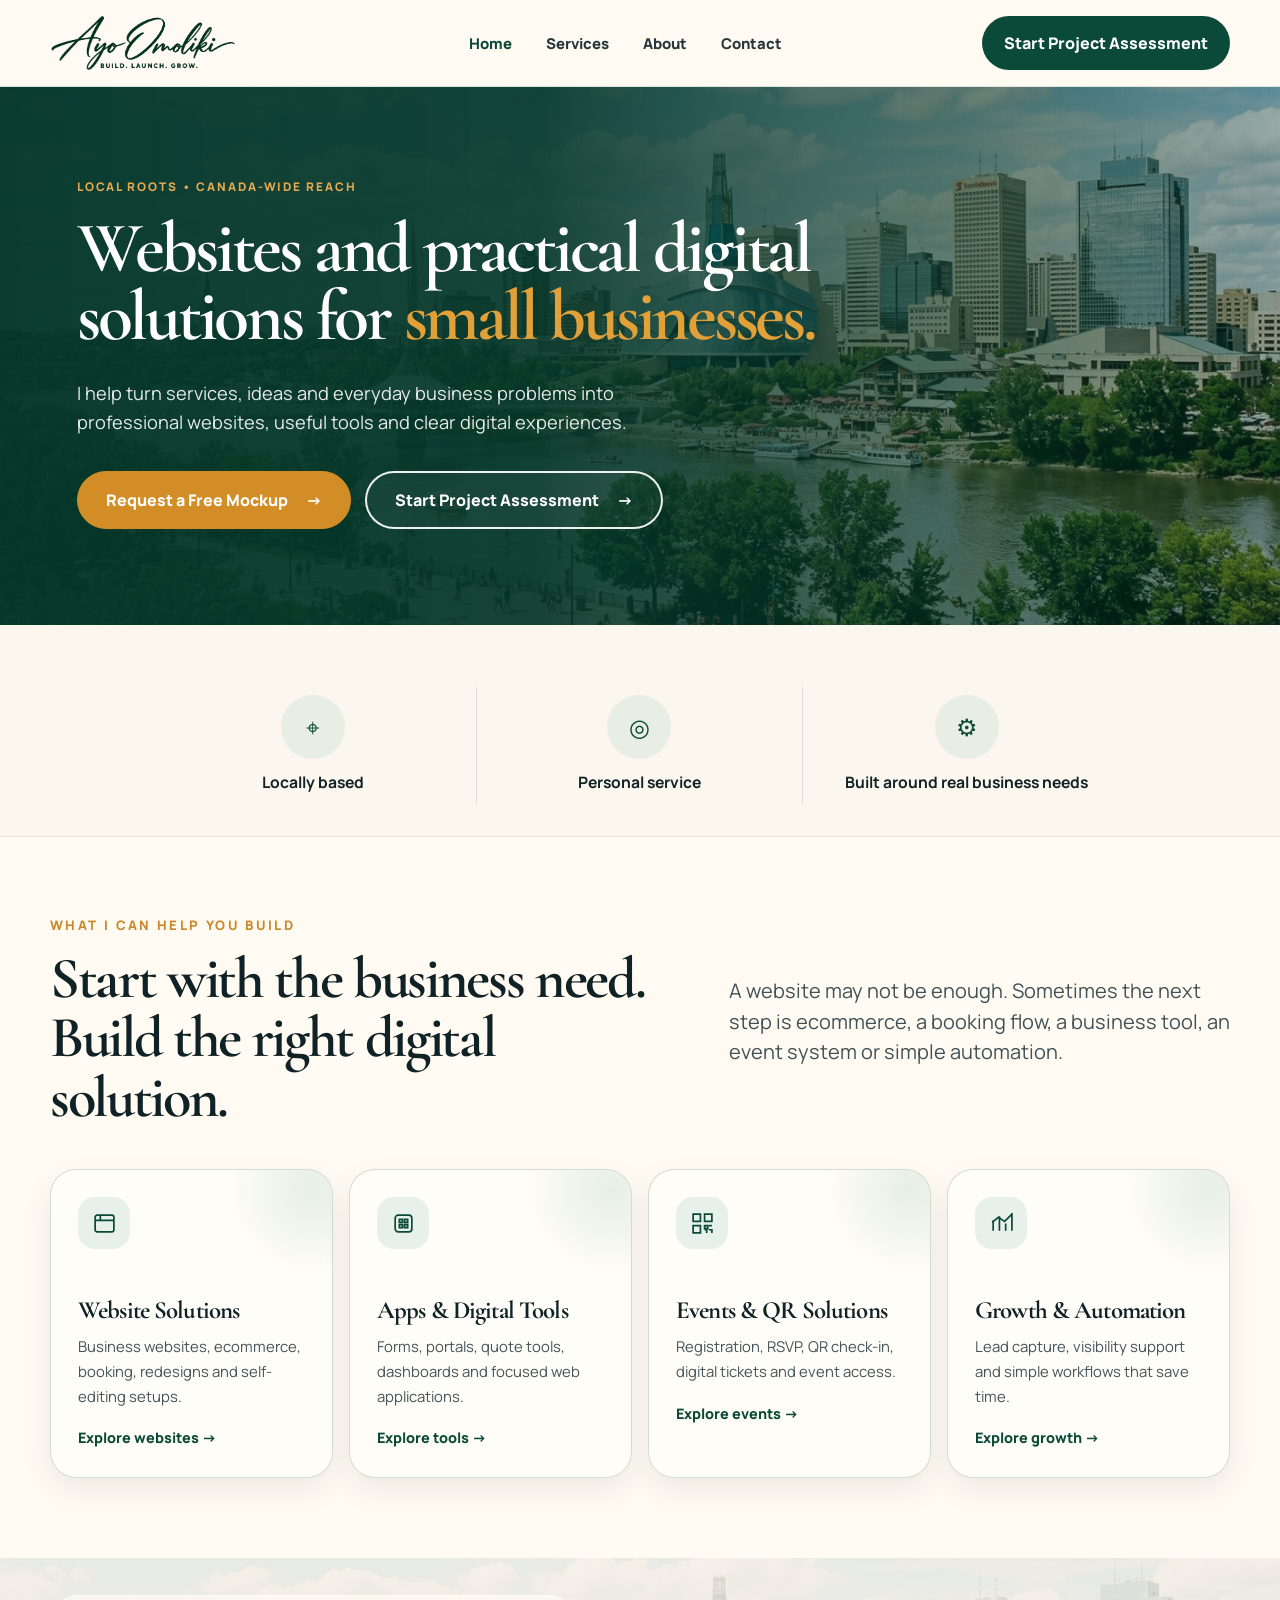
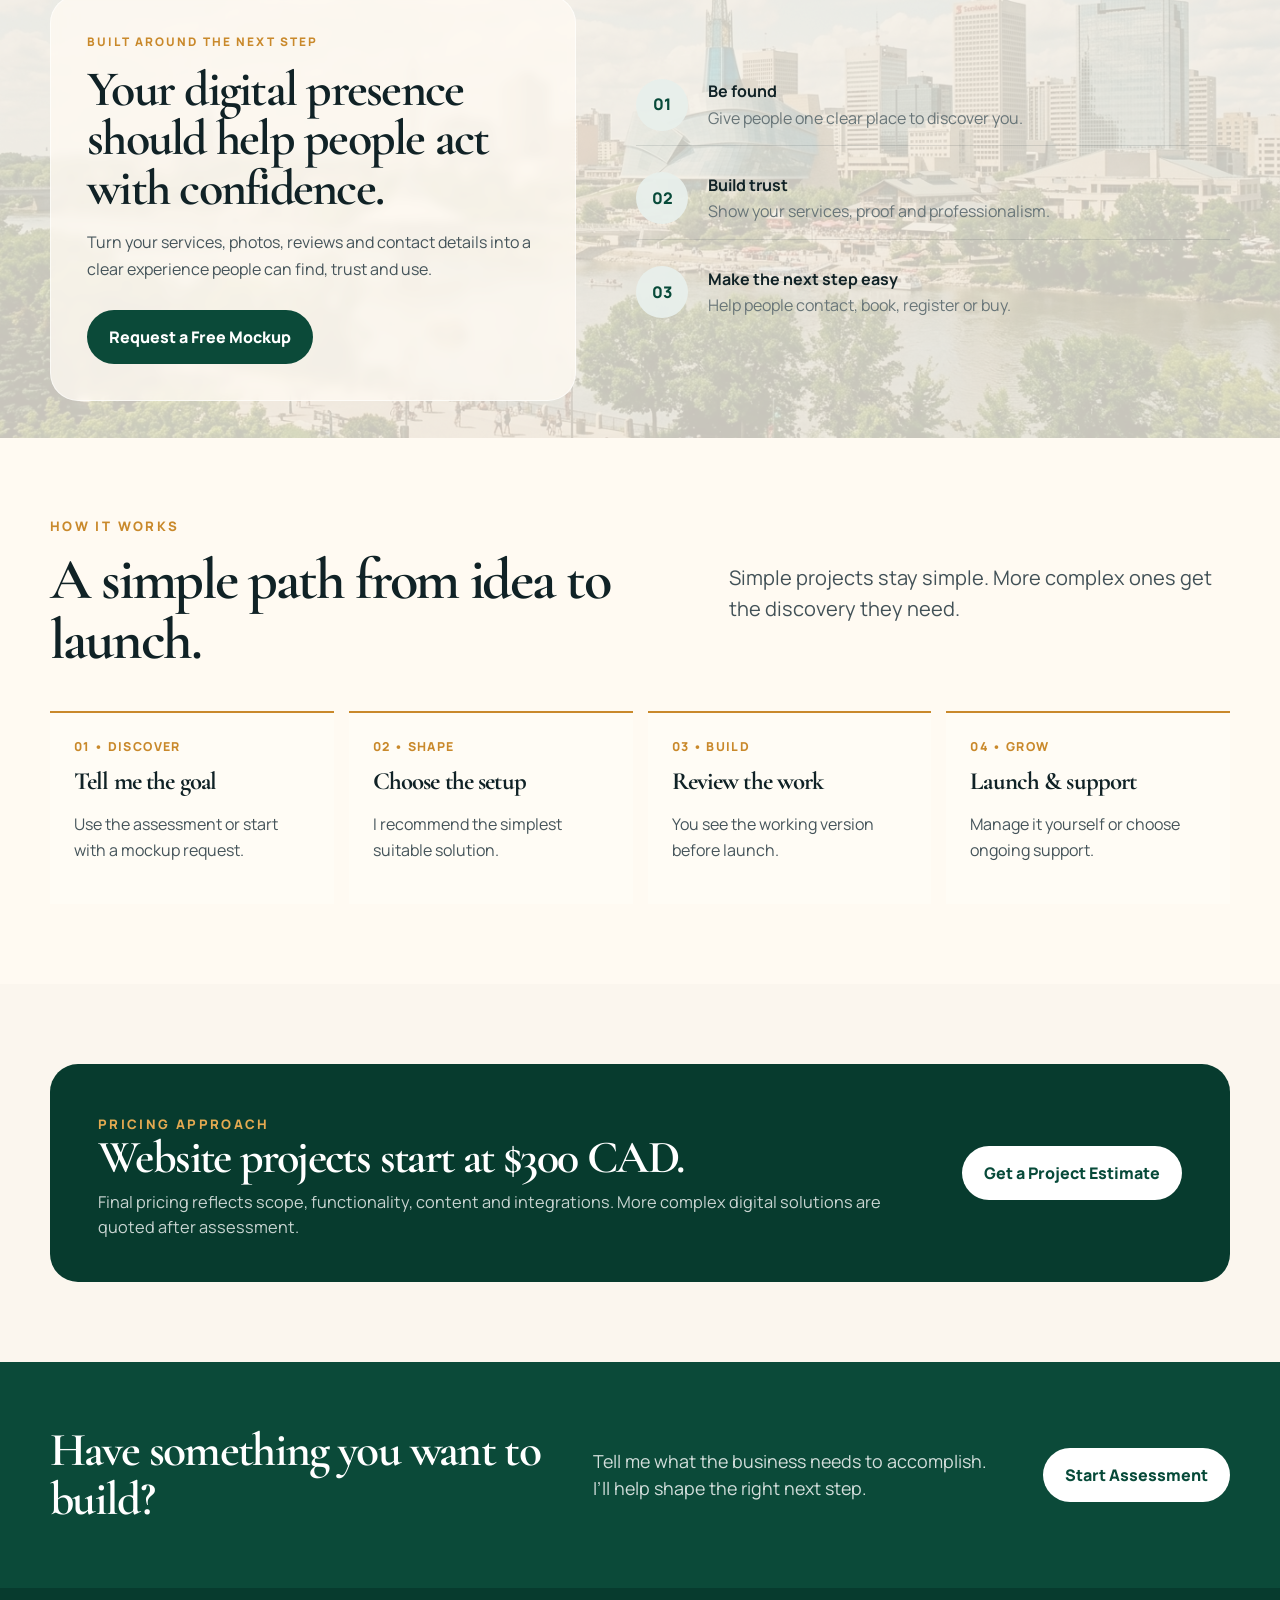
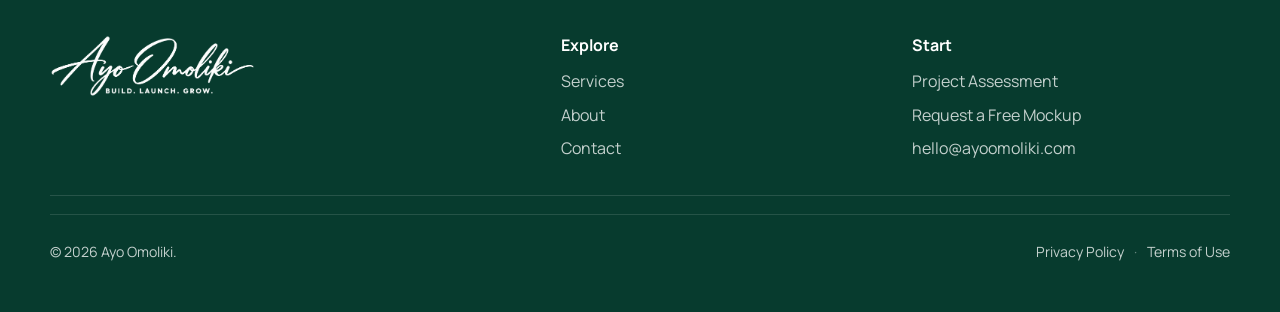
<file: index.html>
<!doctype html><html lang="en"><head>
<meta charset="utf-8"><meta name="viewport" content="width=device-width,initial-scale=1">
<title>Ayo Omoliki | Websites & Digital Solutions for Small Businesses</title><meta name="description" content="Professional websites, business tools, event QR solutions and practical digital systems for small businesses in Canada."><meta name="robots" content="index,follow">
<link rel="canonical" href="https://ayoomoliki.com/">
<meta property="og:type" content="website"><meta property="og:title" content="Ayo Omoliki | Websites & Digital Solutions for Small Businesses"><meta property="og:description" content="Professional websites, business tools, event QR solutions and practical digital systems for small businesses in Canada.">
<meta property="og:image" content="https://ayoomoliki.com/assets/winnipeg.jpg">
<link rel="preconnect" href="https://fonts.googleapis.com"><link rel="preconnect" href="https://fonts.gstatic.com" crossorigin>
<link href="https://fonts.googleapis.com/css2?family=Cormorant+Garamond:wght@500;600;700&family=Manrope:wght@400;500;600;700;800&display=swap" rel="stylesheet">
<link rel="stylesheet" href="style.css"><script type="application/ld+json">{"@context": "https://schema.org", "@type": "ProfessionalService", "name": "Ayo Omoliki", "url": "https://ayoomoliki.com/", "telephone": "+1-431-293-0226", "email": "hello@ayoomoliki.com", "address": {"@type": "PostalAddress", "addressLocality": "Winnipeg", "addressRegion": "MB", "addressCountry": "CA"}, "areaServed": {"@type": "Country", "name": "Canada"}, "description": "Websites and practical digital solutions for small businesses."}</script></head><body class="home-page locked-site"><header class="site-header"><div class="container nav">
<a class="brand" href="index.html"><img src="assets/logo.png" alt="Ayo Omoliki"></a>
<nav class="nav-links"><a href="index.html" class="active">Home</a><a href="services.html" class="">Services</a><a href="about.html" class="">About</a><a href="contact.html" class="">Contact</a></nav>
<div class="nav-action"><a class="btn btn-primary" href="https://forms.gle/UaDthfVXf5hDSzJ19" target="_blank" rel="noopener">Start Project Assessment</a></div>
<button class="menu" aria-label="Open navigation" aria-expanded="false">☰</button>
</div></header><main>



<section class="home-hero-final">
  <div class="home-hero-overlay"></div>
  <div class="container home-hero-final-inner">
    <div class="home-hero-final-copy">
      <div class="eyebrow hero-kicker">Local roots <span>•</span> Canada-wide reach</div>
      <h1>Websites and practical digital solutions for <span>small businesses.</span></h1>
      <p>I help turn services, ideas and everyday business problems into professional websites, useful tools and clear digital experiences.</p>
      <div class="home-hero-actions">
        <a class="btn home-btn-gold" href="https://wa.me/14312930226?text=Hello%20Ayo%2C%20I%20want%20to%20request%20a%20free%20website%20mockup." target="_blank" rel="noopener">Request a Free Mockup <span aria-hidden="true">→</span></a>
        <a class="btn home-btn-outline" href="https://forms.gle/UaDthfVXf5hDSzJ19" target="_blank" rel="noopener">Start Project Assessment <span aria-hidden="true">→</span></a>
      </div>
    </div>
  </div>
</section>

<section class="home-proof-band">
  <div class="container home-proof-grid">
    <div class="home-proof-item">
      <div class="home-proof-icon">⌖</div>
      <strong>Locally based</strong>
    </div>
    <div class="home-proof-item">
      <div class="home-proof-icon">◎</div>
      <strong>Personal service</strong>
    </div>
    <div class="home-proof-item">
      <div class="home-proof-icon">⚙</div>
      <strong>Built around real business needs</strong>
    </div>
  </div>
</section>
<section class="section white"><div class="container">
<div class="split"><div><p class="eyebrow">What I can help you build</p><h2>Start with the business need. Build the right digital solution.</h2></div><p>A website may not be enough. Sometimes the next step is ecommerce, a booking flow, a business tool, an event system or simple automation.</p></div>
<div class="service-grid">
<article class="service-card"><div class="icon"><svg viewBox="0 0 24 24"><rect x="3" y="4" width="18" height="16" rx="2"/><path d="M3 9h18M8 4v5"/></svg></div><h3>Website Solutions</h3><p>Business websites, ecommerce, booking, redesigns and self-editing setups.</p><a class="link" href="services.html#websites">Explore websites</a></article>
<article class="service-card"><div class="icon"><svg viewBox="0 0 24 24"><rect x="4" y="4" width="16" height="16" rx="3"/><path d="M8 8h3v3H8zM13 8h3v3h-3zM8 13h3v3H8zM13 13h3v3h-3z"/></svg></div><h3>Apps & Digital Tools</h3><p>Forms, portals, quote tools, dashboards and focused web applications.</p><a class="link" href="services.html#tools">Explore tools</a></article>
<article class="service-card"><div class="icon"><svg viewBox="0 0 24 24"><path d="M3 3h7v7H3zM14 3h7v7h-7zM3 14h7v7H3zM14 14h3v3h-3zM18 14h3M18 18h3v3M14 18h2v3"/></svg></div><h3>Events & QR Solutions</h3><p>Registration, RSVP, QR check-in, digital tickets and event access.</p><a class="link" href="services.html#events">Explore events</a></article>
<article class="service-card"><div class="icon"><svg viewBox="0 0 24 24"><path d="M4 19V9M10 19V5M16 19v-7M22 19V2"/><path d="m3 11 6-5 6 4 7-7"/></svg></div><h3>Growth & Automation</h3><p>Lead capture, visibility support and simple workflows that save time.</p><a class="link" href="services.html#growth">Explore growth</a></article>
</div></div></section>

<section class="blend"><div class="container blend-inner">
<div class="blend-card"><p class="eyebrow">Built around the next step</p><h2>Your digital presence should help people act with confidence.</h2><p>Turn your services, photos, reviews and contact details into a clear experience people can find, trust and use.</p><div class="hero-actions"><a class="btn btn-primary" href="https://wa.me/14312930226?text=Hello%20Ayo%2C%20I%20want%20to%20request%20a%20free%20website%20mockup.%0A%0AName%3A%0ABusiness%3A%0AWhat%20I%20need%20help%20with%3A" target="_blank" rel="noopener">Request a Free Mockup</a></div></div>
<div class="outcomes"><div class="outcome"><div class="num">01</div><div><strong>Be found</strong><span>Give people one clear place to discover you.</span></div></div><div class="outcome"><div class="num">02</div><div><strong>Build trust</strong><span>Show your services, proof and professionalism.</span></div></div><div class="outcome"><div class="num">03</div><div><strong>Make the next step easy</strong><span>Help people contact, book, register or buy.</span></div></div></div>
</div></section>

<section class="section white"><div class="container">
<div class="split"><div><p class="eyebrow">How it works</p><h2>A simple path from idea to launch.</h2></div><p>Simple projects stay simple. More complex ones get the discovery they need.</p></div>
<div class="process"><div class="step"><small>01 • DISCOVER</small><h3>Tell me the goal</h3><p>Use the assessment or start with a mockup request.</p></div><div class="step"><small>02 • SHAPE</small><h3>Choose the setup</h3><p>I recommend the simplest suitable solution.</p></div><div class="step"><small>03 • BUILD</small><h3>Review the work</h3><p>You see the working version before launch.</p></div><div class="step"><small>04 • GROW</small><h3>Launch & support</h3><p>Manage it yourself or choose ongoing support.</p></div></div>
</div></section>

<section class="section"><div class="container"><div class="price-strip"><div><p class="eyebrow" style="color:#dec594">Pricing approach</p><h2>Website projects start at $300 CAD.</h2><p>Final pricing reflects scope, functionality, content and integrations. More complex digital solutions are quoted after assessment.</p></div><a class="btn btn-light" href="https://forms.gle/UaDthfVXf5hDSzJ19" target="_blank" rel="noopener">Get a Project Estimate</a></div></div></section>

<section class="cta"><div class="container cta-inner"><h2>Have something you want to build?</h2><p>Tell me what the business needs to accomplish. I’ll help shape the right next step.</p><a class="btn btn-light" href="https://forms.gle/UaDthfVXf5hDSzJ19" target="_blank" rel="noopener">Start Assessment</a></div></section>
</main><footer class="footer"><div class="container footer-grid">
<div><img src="assets/logo.png" alt="Ayo Omoliki"></div>
<div><h4>Explore</h4><a href="services.html">Services</a><a href="about.html">About</a><a href="contact.html">Contact</a></div>
<div><h4>Start</h4><a href="https://forms.gle/UaDthfVXf5hDSzJ19" target="_blank" rel="noopener">Project Assessment</a><a href="https://wa.me/14312930226?text=Hello%20Ayo%2C%20I%20want%20to%20request%20a%20free%20website%20mockup.%0A%0AName%3A%0ABusiness%3A%0AWhat%20I%20need%20help%20with%3A" target="_blank" rel="noopener">Request a Free Mockup</a><a href="mailto:hello@ayoomoliki.com">hello@ayoomoliki.com</a></div>
</div><div class="container footer-bottom"></div><div class="container footer-legal"><span>© 2026 Ayo Omoliki.</span><span><a href="privacy.html">Privacy Policy</a><span class="legal-sep">·</span><a href="terms.html">Terms of Use</a></span></div></footer><script src="script.js"></script></body></html>
</file>
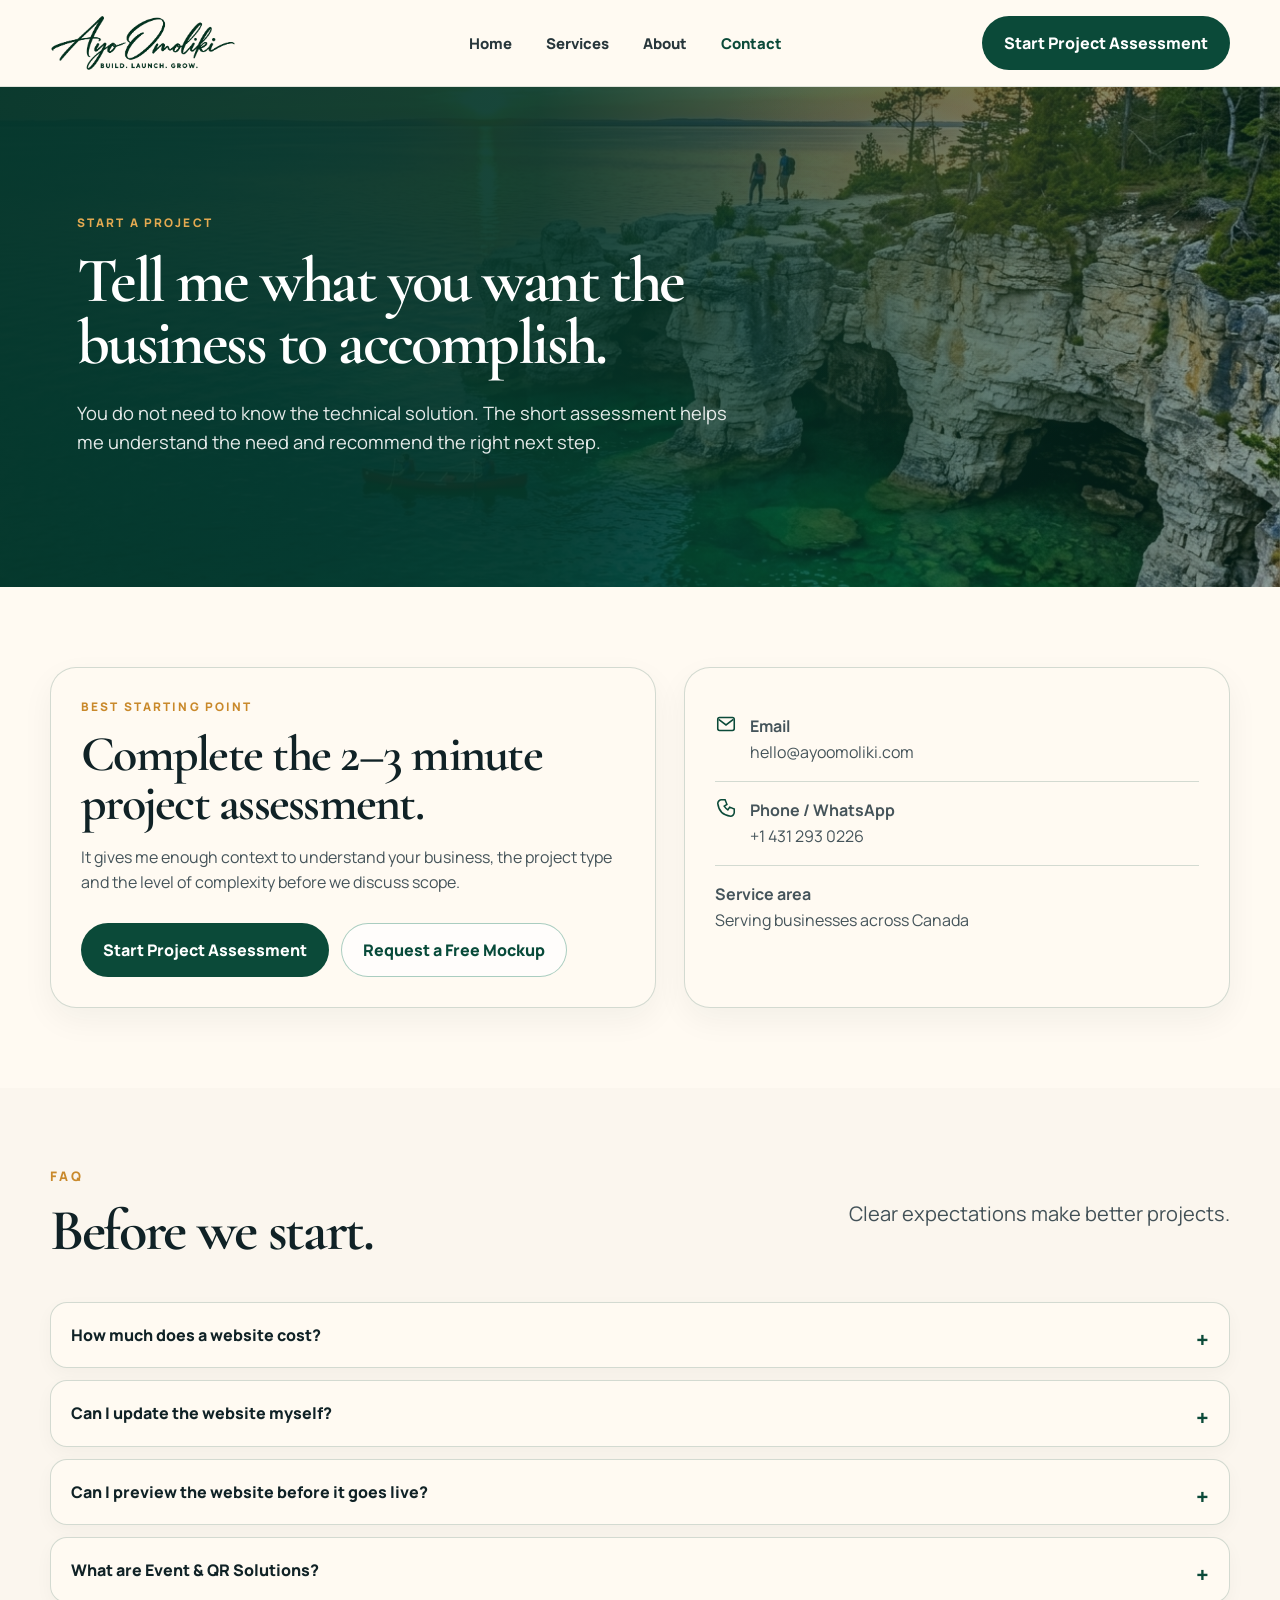
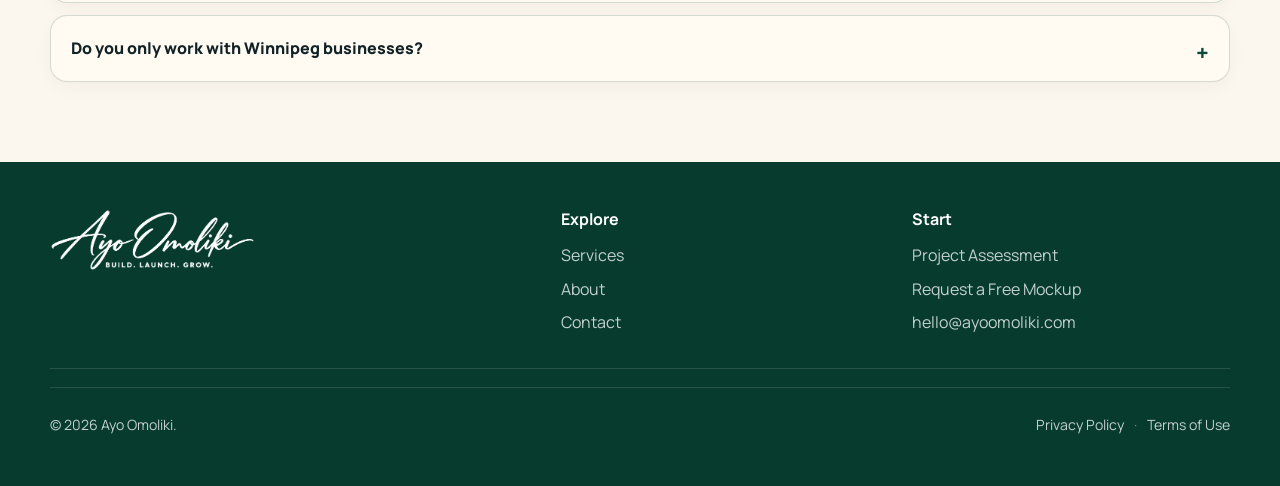
<file: contact.html>
<!doctype html><html lang="en"><head>
<meta charset="utf-8"><meta name="viewport" content="width=device-width,initial-scale=1">
<title>Contact Ayo Omoliki | Start a Project</title><meta name="description" content="Start a website, digital tool, event QR or practical business technology project with Ayo Omoliki."><meta name="robots" content="index,follow">
<link rel="canonical" href="https://ayoomoliki.com/contact">
<meta property="og:type" content="website"><meta property="og:title" content="Contact Ayo Omoliki | Start a Project"><meta property="og:description" content="Start a website, digital tool, event QR or practical business technology project with Ayo Omoliki.">
<meta property="og:image" content="https://ayoomoliki.com/assets/winnipeg.jpg">
<link rel="preconnect" href="https://fonts.googleapis.com"><link rel="preconnect" href="https://fonts.gstatic.com" crossorigin>
<link href="https://fonts.googleapis.com/css2?family=Cormorant+Garamond:wght@500;600;700&family=Manrope:wght@400;500;600;700;800&display=swap" rel="stylesheet">
<link rel="stylesheet" href="style.css"><script type="application/ld+json">{"@context": "https://schema.org", "@type": "FAQPage", "mainEntity": [{"@type": "Question", "name": "How much does a website cost?", "acceptedAnswer": {"@type": "Answer", "text": "Website projects start at $300 CAD. Final pricing depends on scope, content, functionality and integrations."}}, {"@type": "Question", "name": "Can I update the website myself?", "acceptedAnswer": {"@type": "Answer", "text": "Yes, where appropriate. Self-editing can be planned for selected content such as services, images, testimonials and contact information."}}, {"@type": "Question", "name": "Can I preview the website before it goes live?", "acceptedAnswer": {"@type": "Answer", "text": "Yes. You can review a private preview before the final domain is connected."}}, {"@type": "Question", "name": "What are Event & QR Solutions?", "acceptedAnswer": {"@type": "Answer", "text": "They can include event pages, registration, RSVP, QR check-in, digital tickets, access cards and feedback flows."}}, {"@type": "Question", "name": "Do you only work with Winnipeg businesses?", "acceptedAnswer": {"@type": "Answer", "text": "No. Ayo Omoliki is based in Winnipeg and can work remotely with businesses across Canada."}}]}</script></head><body class="contact-page locked-site"><header class="site-header"><div class="container nav">
<a class="brand" href="index.html"><img src="assets/logo.png" alt="Ayo Omoliki"></a>
<nav class="nav-links"><a href="index.html" class="">Home</a><a href="services.html" class="">Services</a><a href="about.html" class="">About</a><a href="contact.html" class="active">Contact</a></nav>
<div class="nav-action"><a class="btn btn-primary" href="https://forms.gle/UaDthfVXf5hDSzJ19" target="_blank" rel="noopener">Start Project Assessment</a></div>
<button class="menu" aria-label="Open navigation" aria-expanded="false">☰</button>
</div></header><main>
<section class="page-hero outlined-hero contact-hero-consistent"><div class="container"><div class="inner"><p class="eyebrow">Start a project</p><h1>Tell me what you want the business to accomplish.</h1><p class="lead">You do not need to know the technical solution. The short assessment helps me understand the need and recommend the right next step.</p></div></div></section>
<section class="section white"><div class="container contact-wrap">
<div class="contact-card"><p class="eyebrow">Best starting point</p><h2>Complete the 2–3 minute project assessment.</h2><p>It gives me enough context to understand your business, the project type and the level of complexity before we discuss scope.</p><div class="hero-actions"><a class="btn btn-primary" href="https://forms.gle/UaDthfVXf5hDSzJ19" target="_blank" rel="noopener">Start Project Assessment</a><a class="btn btn-outline" href="https://wa.me/14312930226?text=Hello%20Ayo%2C%20I%20want%20to%20request%20a%20free%20website%20mockup.%0A%0AName%3A%0ABusiness%3A%0AWhat%20I%20need%20help%20with%3A" target="_blank" rel="noopener">Request a Free Mockup</a></div></div>
<div class="contact-card"><div class="contact-line"><svg viewBox="0 0 24 24"><rect x="3" y="5" width="18" height="14" rx="2"/><path d="m4 7 8 6 8-6"/></svg><div><strong>Email</strong><br><a href="mailto:hello@ayoomoliki.com">hello@ayoomoliki.com</a></div></div><div class="contact-line"><svg viewBox="0 0 24 24"><path d="M7 3h4l2 5-3 2a15 15 0 0 0 4 4l2-3 5 2v4c0 2-2 4-4 4C9 20 4 15 3 7c0-2 2-4 4-4z"/></svg><div><strong>Phone / WhatsApp</strong><br><a href="tel:+14312930226">+1 431 293 0226</a></div></div><div class="contact-line"><div><strong>Service area</strong><br>Serving businesses across Canada</div></div></div>
</div></section>
<section class="section"><div class="container"><div class="split"><div><p class="eyebrow">FAQ</p><h2>Before we start.</h2></div><p>Clear expectations make better projects.</p></div>
<div class="faq">
<details><summary>How much does a website cost?</summary><p>Website projects start at $300 CAD. Final pricing depends on scope, content, functionality and integrations.</p></details>
<details><summary>Can I update the website myself?</summary><p>Yes, where appropriate. Self-editing can be planned for selected content such as services, images, testimonials and contact information.</p></details>
<details><summary>Can I preview the website before it goes live?</summary><p>Yes. You can review a private preview before the final domain is connected.</p></details>
<details><summary>What are Event & QR Solutions?</summary><p>They can include event pages, registration, RSVP, QR check-in, digital tickets, access cards and feedback flows.</p></details>
<details><summary>Do you only work with Winnipeg businesses?</summary><p>No. I am based in Winnipeg and can work remotely with businesses across Canada.</p></details>
</div></div></section>
</main><footer class="footer"><div class="container footer-grid">
<div><img src="assets/logo.png" alt="Ayo Omoliki"></div>
<div><h4>Explore</h4><a href="services.html">Services</a><a href="about.html">About</a><a href="contact.html">Contact</a></div>
<div><h4>Start</h4><a href="https://forms.gle/UaDthfVXf5hDSzJ19" target="_blank" rel="noopener">Project Assessment</a><a href="https://wa.me/14312930226?text=Hello%20Ayo%2C%20I%20want%20to%20request%20a%20free%20website%20mockup.%0A%0AName%3A%0ABusiness%3A%0AWhat%20I%20need%20help%20with%3A" target="_blank" rel="noopener">Request a Free Mockup</a><a href="mailto:hello@ayoomoliki.com">hello@ayoomoliki.com</a></div>
</div><div class="container footer-bottom"></div><div class="container footer-legal"><span>© 2026 Ayo Omoliki.</span><span><a href="privacy.html">Privacy Policy</a><span class="legal-sep">·</span><a href="terms.html">Terms of Use</a></span></div></footer><script src="script.js"></script></body></html>
</file>
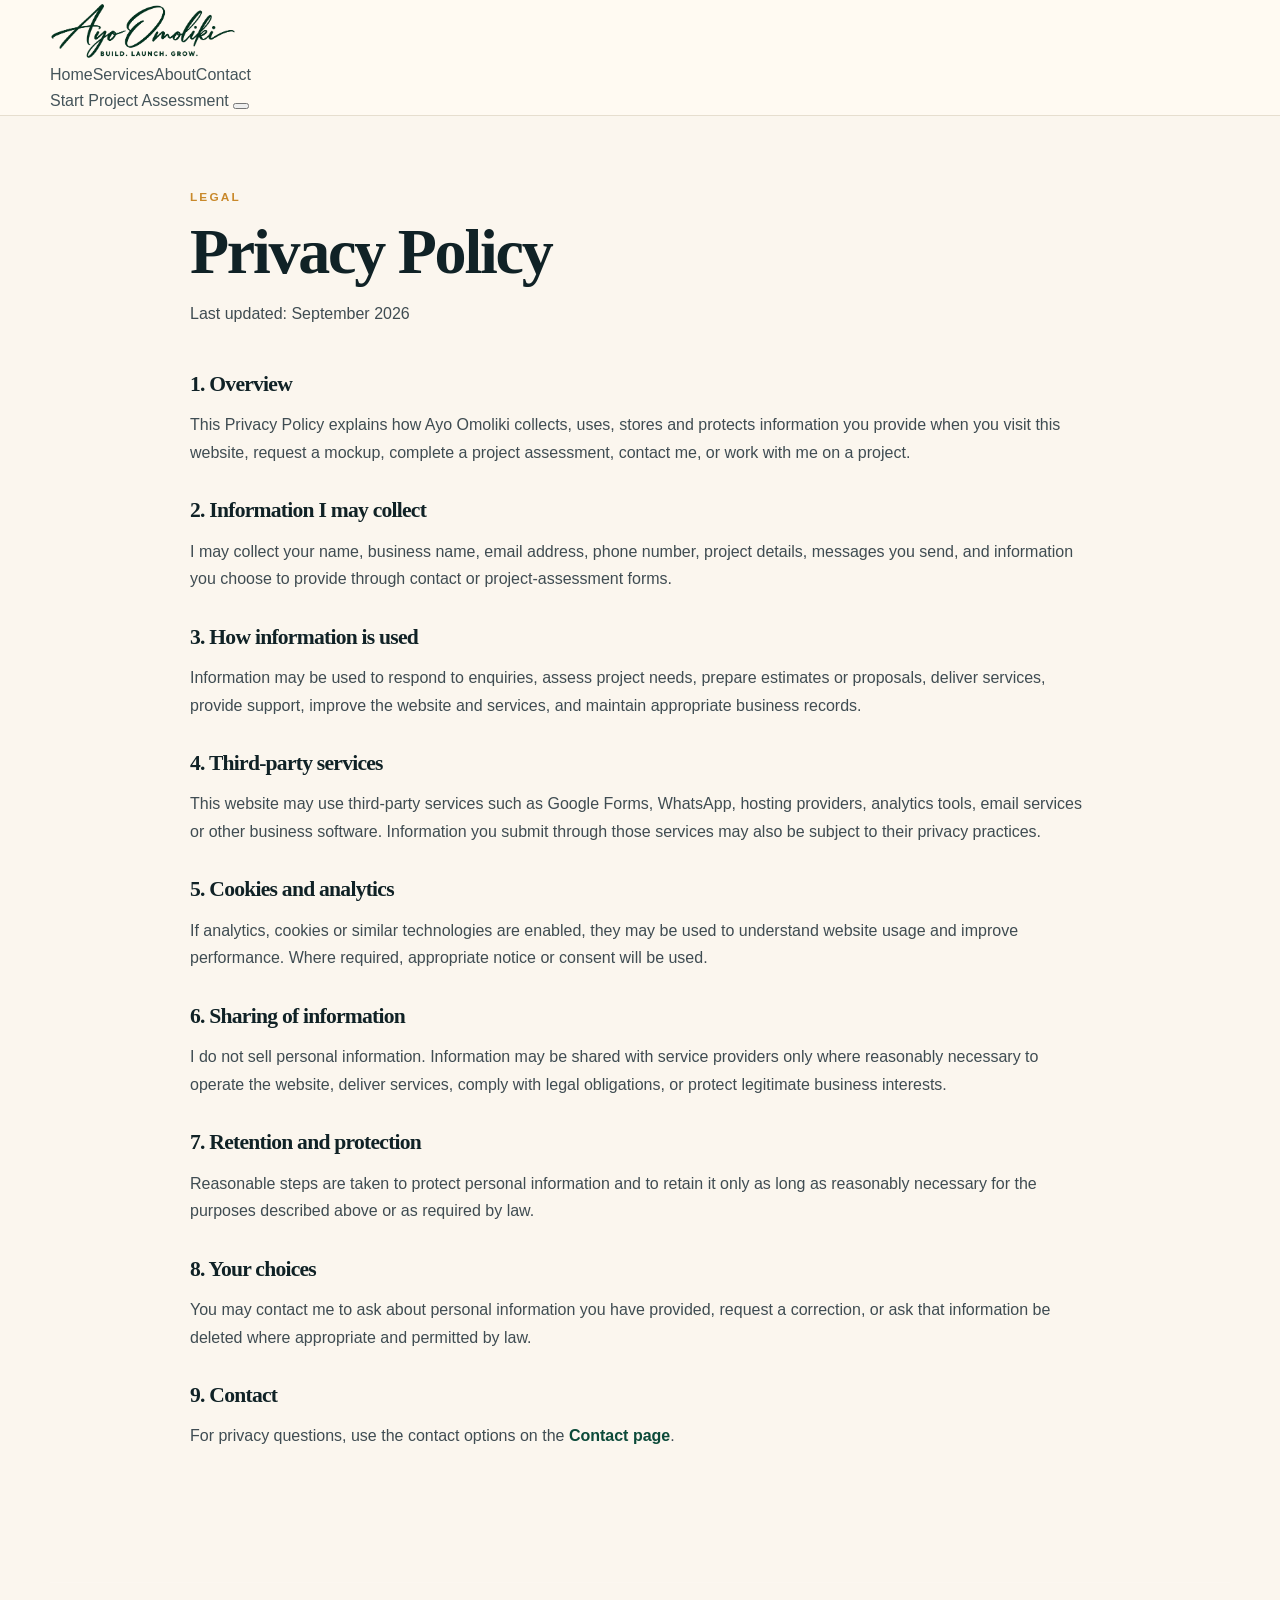
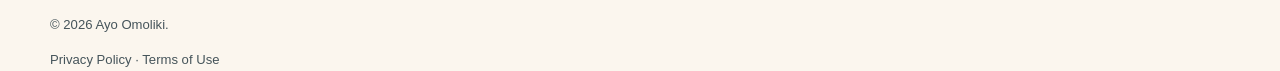
<file: privacy.html>
<!doctype html>
<html lang="en">
<head>
  <meta charset="utf-8">
  <meta name="viewport" content="width=device-width, initial-scale=1">
  <title>Privacy Policy | Ayo Omoliki</title>
  <meta name="description" content="Privacy policy for Ayo Omoliki digital solutions and website services.">
  <link rel="stylesheet" href="style.css">
</head>
<body>
  <header class="site-header">
    <div class="container nav-wrap">
      <a class="brand" href="index.html"><img src="assets/logo.png" alt="Ayo Omoliki"></a>
      <nav class="desktop-nav" aria-label="Primary">
        <a href="index.html">Home</a><a href="services.html">Services</a><a href="about.html">About</a><a href="contact.html">Contact</a>
      </nav>
      <a class="nav-cta" href="https://forms.gle/UaDthfVXf5hDSzJ19" target="_blank" rel="noopener">Start Project Assessment</a>
      <button class="menu-toggle" aria-label="Open menu" aria-expanded="false"><span></span><span></span><span></span></button>
    </div>
  </header>

  <main class="legal-page">
    <div class="container legal-wrap">
      <div class="eyebrow">Legal</div>
      <h1>Privacy Policy</h1>
      <p class="legal-updated">Last updated: September 2026</p>

      <h2>1. Overview</h2>
      <p>This Privacy Policy explains how Ayo Omoliki collects, uses, stores and protects information you provide when you visit this website, request a mockup, complete a project assessment, contact me, or work with me on a project.</p>

      <h2>2. Information I may collect</h2>
      <p>I may collect your name, business name, email address, phone number, project details, messages you send, and information you choose to provide through contact or project-assessment forms.</p>

      <h2>3. How information is used</h2>
      <p>Information may be used to respond to enquiries, assess project needs, prepare estimates or proposals, deliver services, provide support, improve the website and services, and maintain appropriate business records.</p>

      <h2>4. Third-party services</h2>
      <p>This website may use third-party services such as Google Forms, WhatsApp, hosting providers, analytics tools, email services or other business software. Information you submit through those services may also be subject to their privacy practices.</p>

      <h2>5. Cookies and analytics</h2>
      <p>If analytics, cookies or similar technologies are enabled, they may be used to understand website usage and improve performance. Where required, appropriate notice or consent will be used.</p>

      <h2>6. Sharing of information</h2>
      <p>I do not sell personal information. Information may be shared with service providers only where reasonably necessary to operate the website, deliver services, comply with legal obligations, or protect legitimate business interests.</p>

      <h2>7. Retention and protection</h2>
      <p>Reasonable steps are taken to protect personal information and to retain it only as long as reasonably necessary for the purposes described above or as required by law.</p>

      <h2>8. Your choices</h2>
      <p>You may contact me to ask about personal information you have provided, request a correction, or ask that information be deleted where appropriate and permitted by law.</p>

      <h2>9. Contact</h2>
      <p>For privacy questions, use the contact options on the <a href="contact.html">Contact page</a>.</p>
    </div>
  </main>

  <footer class="site-footer">
    <div class="container footer-bottom">
      <p>© 2026 Ayo Omoliki.</p>
      <div><a href="privacy.html">Privacy Policy</a> · <a href="terms.html">Terms of Use</a></div>
    </div>
  </footer>
  <script src="script.js"></script>
</body>
</html>
</file>
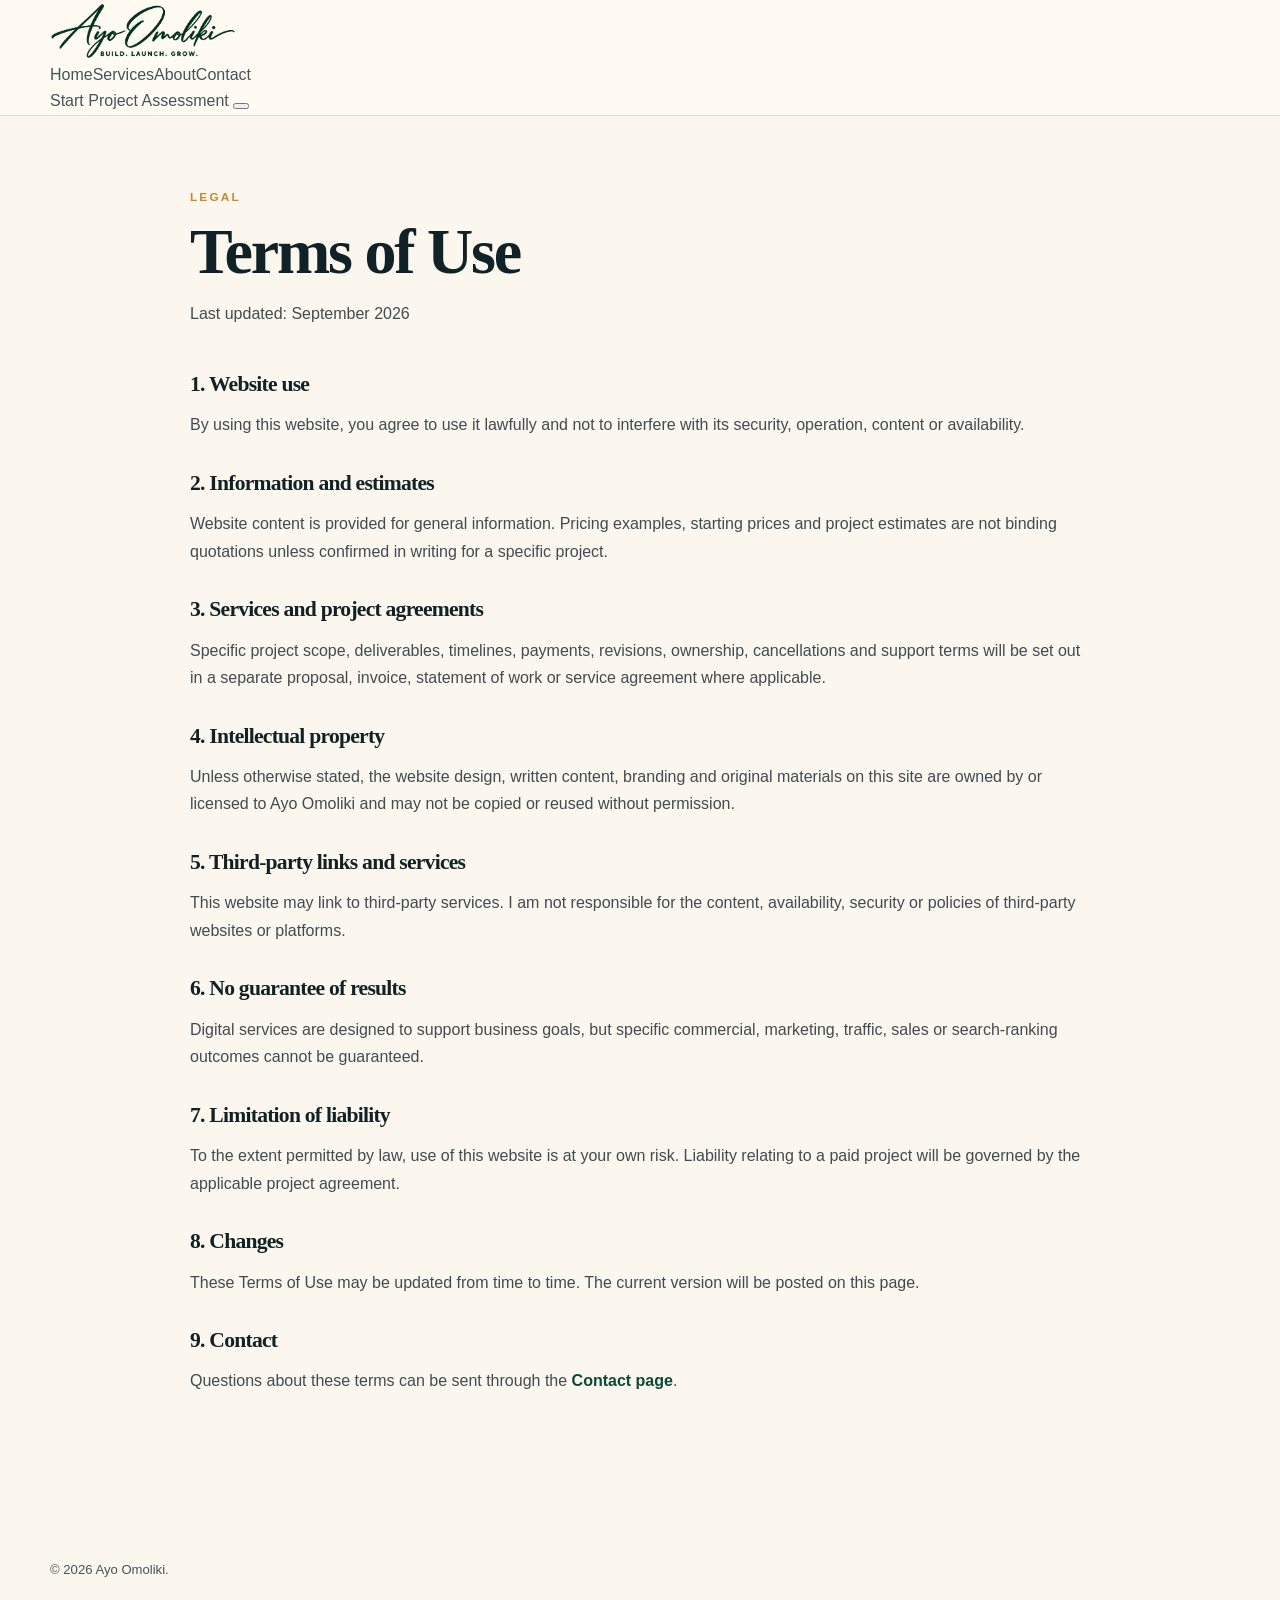
<file: terms.html>
<!doctype html>
<html lang="en">
<head>
  <meta charset="utf-8">
  <meta name="viewport" content="width=device-width, initial-scale=1">
  <title>Terms of Use | Ayo Omoliki</title>
  <meta name="description" content="Website terms of use for Ayo Omoliki digital solutions and website services.">
  <link rel="stylesheet" href="style.css">
</head>
<body>
  <header class="site-header">
    <div class="container nav-wrap">
      <a class="brand" href="index.html"><img src="assets/logo.png" alt="Ayo Omoliki"></a>
      <nav class="desktop-nav" aria-label="Primary">
        <a href="index.html">Home</a><a href="services.html">Services</a><a href="about.html">About</a><a href="contact.html">Contact</a>
      </nav>
      <a class="nav-cta" href="https://forms.gle/UaDthfVXf5hDSzJ19" target="_blank" rel="noopener">Start Project Assessment</a>
      <button class="menu-toggle" aria-label="Open menu" aria-expanded="false"><span></span><span></span><span></span></button>
    </div>
  </header>

  <main class="legal-page">
    <div class="container legal-wrap">
      <div class="eyebrow">Legal</div>
      <h1>Terms of Use</h1>
      <p class="legal-updated">Last updated: September 2026</p>

      <h2>1. Website use</h2>
      <p>By using this website, you agree to use it lawfully and not to interfere with its security, operation, content or availability.</p>

      <h2>2. Information and estimates</h2>
      <p>Website content is provided for general information. Pricing examples, starting prices and project estimates are not binding quotations unless confirmed in writing for a specific project.</p>

      <h2>3. Services and project agreements</h2>
      <p>Specific project scope, deliverables, timelines, payments, revisions, ownership, cancellations and support terms will be set out in a separate proposal, invoice, statement of work or service agreement where applicable.</p>

      <h2>4. Intellectual property</h2>
      <p>Unless otherwise stated, the website design, written content, branding and original materials on this site are owned by or licensed to Ayo Omoliki and may not be copied or reused without permission.</p>

      <h2>5. Third-party links and services</h2>
      <p>This website may link to third-party services. I am not responsible for the content, availability, security or policies of third-party websites or platforms.</p>

      <h2>6. No guarantee of results</h2>
      <p>Digital services are designed to support business goals, but specific commercial, marketing, traffic, sales or search-ranking outcomes cannot be guaranteed.</p>

      <h2>7. Limitation of liability</h2>
      <p>To the extent permitted by law, use of this website is at your own risk. Liability relating to a paid project will be governed by the applicable project agreement.</p>

      <h2>8. Changes</h2>
      <p>These Terms of Use may be updated from time to time. The current version will be posted on this page.</p>

      <h2>9. Contact</h2>
      <p>Questions about these terms can be sent through the <a href="contact.html">Contact page</a>.</p>
    </div>
  </main>

  <footer class="site-footer">
    <div class="container footer-bottom">
      <p>© 2026 Ayo Omoliki.</p>
      <div><a href="privacy.html">Privacy Policy</a> · <a href="terms.html">Terms of Use</a></div>
    </div>
  </footer>
  <script src="script.js"></script>
</body>
</html>
</file>
<file: style.css>
:root{
 --ink:#102026; --text:#45545a; --green:#0c7254; --green-dark:#074a39;
 --green-deep:#05352a; --cream:#f5f0e6; --paper:#fffaf2; --gold:#b77f2b;
 --mist:#e8f0eb; --line:#d9cfbd; --shadow:0 26px 68px rgba(16,32,38,.11);
 --soft:0 12px 30px rgba(16,32,38,.07); --max:1180px;
}
*{box-sizing:border-box} html{scroll-behavior:smooth}
body{margin:0;background:var(--cream);color:var(--text);font-family:Manrope,Arial,sans-serif;line-height:1.65}
img{display:block;max-width:100%} a{text-decoration:none;color:inherit}
.container{width:min(var(--max),calc(100% - 40px));margin:auto}
.site-header{position:sticky;top:0;z-index:50;background:rgba(255,250,242,.95);backdrop-filter:blur(14px);border-bottom:1px solid rgba(217,207,189,.72)}
.nav{height:86px;display:grid;grid-template-columns:auto 1fr auto;align-items:center;gap:24px}
.brand img{width:218px;height:62px;object-fit:contain;object-position:left center}
.nav-links{display:flex;justify-content:center;gap:34px}.nav-links a{font-size:.93rem;font-weight:800;color:#27363b}.nav-links a:hover,.nav-links a.active{color:var(--green)}
.nav-action{display:flex}.menu{display:none;border:0;background:none;font-size:1.7rem;color:var(--ink)}
.btn{display:inline-flex;align-items:center;justify-content:center;gap:8px;padding:13px 21px;border-radius:999px;font-weight:850;border:1px solid transparent;transition:.2s}
.btn svg{width:17px;height:17px;fill:none;stroke:currentColor;stroke-width:2}
.btn-primary{background:var(--green);color:white}.btn-primary:hover{background:var(--green-dark);transform:translateY(-1px)}
.btn-outline{background:rgba(255,255,255,.66);color:var(--green-dark);border-color:rgba(12,114,84,.35)}
.btn-light{background:white;color:var(--green-dark)}
.eyebrow{margin:0 0 13px;color:var(--gold);font-size:.74rem;font-weight:900;letter-spacing:.18em;text-transform:uppercase}
h1,h2,h3{margin:0;color:var(--ink);font-family:"Cormorant Garamond",Georgia,serif;letter-spacing:-.035em}
h1{font-size:clamp(3.2rem,5.6vw,5.7rem);line-height:.93;font-weight:650}
h2{font-size:clamp(2.25rem,3.9vw,3.7rem);line-height:.99;font-weight:650}
h3{font-size:1.55rem;line-height:1.1}
.lead{font-size:1.09rem;max-width:670px;margin:20px 0 0}

/* HOME */
.hero{min-height:500px;position:relative;display:grid;align-items:center;overflow:hidden;background:var(--cream)}
.hero::before{content:"";position:absolute;inset:0;background:url("assets/winnipeg.jpg") 67% center/cover no-repeat;filter:saturate(.92) contrast(.98)}
.hero::after{content:"";position:absolute;inset:0;background:linear-gradient(90deg,rgba(245,240,230,.99) 0%,rgba(245,240,230,.95) 42%,rgba(245,240,230,.69) 60%,rgba(245,240,230,.10) 100%)}
.hero-inner{position:relative;z-index:2;padding:76px 0}.hero-copy{max-width:720px}
.hero h1 span{color:var(--green)}.hero-actions{display:flex;gap:12px;flex-wrap:wrap;margin-top:28px}
.hero-proof{display:flex;gap:22px;flex-wrap:wrap;margin-top:28px;font-size:.88rem;font-weight:750;color:#5e6a6e}
.hero-proof span{display:flex;gap:8px;align-items:center}.hero-proof i{width:8px;height:8px;background:var(--gold);border-radius:50%}

.section{padding:80px 0}.section.white{background:var(--paper)}
.split{display:grid;grid-template-columns:1fr .82fr;gap:64px;align-items:end;margin-bottom:36px}.split p{margin:0}
.service-grid{display:grid;grid-template-columns:repeat(4,1fr);gap:16px}
.service-card{padding:27px;border:1px solid var(--line);border-radius:26px;background:rgba(255,253,248,.86);box-shadow:var(--soft);min-height:300px;position:relative;overflow:hidden}
.service-card::after{content:"";position:absolute;width:180px;height:180px;border-radius:50%;right:-70px;top:-70px;background:radial-gradient(circle,rgba(12,114,84,.10),transparent 68%)}
.icon{width:52px;height:52px;border-radius:17px;background:var(--mist);color:var(--green);display:grid;place-items:center;margin-bottom:48px}
.icon svg{width:25px;height:25px;fill:none;stroke:currentColor;stroke-width:1.65}
.service-card p{font-size:.93rem;margin:10px 0 16px}.link{font-size:.9rem;font-weight:850;color:var(--green)}
.link::after{content:" →"}
.blend{position:relative;min-height:480px;display:grid;align-items:center;background:url("assets/winnipeg.jpg") center 57%/cover no-repeat;overflow:hidden}
.blend::after{content:"";position:absolute;inset:0;background:rgba(245,240,230,.82)}
.blend-inner{position:relative;z-index:2;display:grid;grid-template-columns:.94fr 1.06fr;gap:60px;align-items:center}
.blend-card{background:rgba(255,250,242,.78);backdrop-filter:blur(5px);border:1px solid rgba(255,255,255,.6);border-radius:28px;padding:36px}
.outcomes{display:grid;gap:12px}.outcome{display:grid;grid-template-columns:58px 1fr;gap:14px;align-items:center;padding:14px 0;border-bottom:1px solid rgba(16,32,38,.11)}.outcome:last-child{border:0}
.num{width:52px;height:52px;border-radius:50%;background:rgba(232,240,235,.95);display:grid;place-items:center;font-weight:900;color:var(--green-dark)}
.outcome strong{display:block;color:var(--ink)}.outcome span{color:#687578}
.process{display:grid;grid-template-columns:repeat(4,1fr);gap:15px}.step{padding:24px;border-top:2px solid var(--gold);background:rgba(255,253,248,.66)}
.step small{display:block;color:var(--gold);font-size:.77rem;font-weight:900;letter-spacing:.11em;margin-bottom:10px}
.price-strip{display:grid;grid-template-columns:1fr auto;gap:28px;align-items:center;padding:34px 38px;border-radius:28px;background:var(--green-deep);color:white}
.price-strip h2{color:white;font-size:clamp(2rem,3vw,3rem)}.price-strip p{margin:8px 0 0;color:rgba(255,255,255,.78)}
.cta{padding:52px 0;background:var(--green)}.cta-inner{display:grid;grid-template-columns:1.1fr .9fr auto;gap:30px;align-items:center;color:white}.cta h2{color:white;font-size:clamp(2.05rem,3vw,3rem)}.cta p{margin:0;color:rgba(255,255,255,.82)}

/* PAGE HERO */
.page-hero{position:relative;min-height:455px;display:grid;align-items:center;overflow:hidden;background:url("assets/winnipeg.jpg") center/cover no-repeat}
.page-hero::after{content:"";position:absolute;inset:0;background:linear-gradient(90deg,rgba(245,240,230,.98),rgba(245,240,230,.90) 55%,rgba(245,240,230,.25))}
.page-hero .inner{position:relative;z-index:2;max-width:760px;padding:68px 0}
.page-hero h1{font-size:clamp(3.05rem,5vw,5.1rem)}

/* SERVICES - no filler photography */
.service-row{display:grid;grid-template-columns:1fr 1fr;gap:50px;align-items:center;padding:62px 0;border-bottom:1px solid var(--line)}
.service-row:last-child{border-bottom:0}.service-row.reverse .copy{order:2}.service-row.reverse .visual{order:1}
.pills{display:flex;flex-wrap:wrap;gap:9px;margin-top:20px}.pill{padding:8px 12px;border-radius:999px;background:var(--mist);color:var(--green-dark);font-size:.82rem;font-weight:850}
.visual{min-height:340px;border-radius:28px;border:1px solid var(--line);background:linear-gradient(145deg,#edf2ed,#f6ead6);box-shadow:var(--soft);position:relative;overflow:hidden}
.browser{position:absolute;left:28px;right:28px;top:46px;background:white;border-radius:17px;box-shadow:var(--shadow);overflow:hidden}.browser-top{height:34px;background:#f0f1ed;border-bottom:1px solid #e1e3df;display:flex;gap:6px;align-items:center;padding:0 12px}.dot{width:7px;height:7px;border-radius:50%;background:#c5cbc7}
.browser-body{padding:21px;display:grid;grid-template-columns:1.07fr .93fr;gap:14px}.mock-title{height:11px;background:var(--green-dark);border-radius:8px;margin-bottom:10px}.mock-line{height:7px;background:#dbe4de;border-radius:8px;margin-bottom:7px}.mock-btn{height:23px;width:72px;border-radius:18px;background:var(--green);margin-top:12px}.mock-img{min-height:100px;border-radius:10px;background:linear-gradient(160deg,#9dc4ae,#d7c49b)}
.dashboard{position:absolute;inset:38px;border-radius:18px;background:white;box-shadow:var(--shadow);padding:20px}.dash-top{display:flex;gap:9px}.dash-chip{height:10px;width:22%;background:#dae5de;border-radius:8px}.chart{height:145px;margin-top:30px;display:flex;align-items:end;gap:11px}.bar{flex:1;background:linear-gradient(#bbd1c3,var(--green));border-radius:8px 8px 2px 2px}.bar:nth-child(1){height:38%}.bar:nth-child(2){height:57%}.bar:nth-child(3){height:44%}.bar:nth-child(4){height:82%}.bar:nth-child(5){height:69%}
.phone{position:absolute;width:124px;height:224px;border-radius:26px;background:#142127;right:44px;top:54px;padding:8px;box-shadow:var(--shadow)}.phone-inner{height:100%;background:white;border-radius:18px;padding:18px 11px;display:flex;flex-direction:column;align-items:center}.qr{width:78px;height:78px;margin-top:22px;background:repeating-linear-gradient(0deg,#0c7254 0 5px,#fff 5px 10px),repeating-linear-gradient(90deg,#0c7254 0 5px,#fff 5px 10px);mix-blend-mode:multiply;border:5px solid white;box-shadow:0 0 0 1px #d9e3dc}.ticket{width:84%;height:36px;border-radius:9px;background:var(--mist);margin-top:15px}
.workflow{position:absolute;inset:0;padding:48px;display:grid;grid-template-columns:1fr 1fr;gap:18px}.node{background:white;padding:18px;border-radius:17px;box-shadow:var(--soft);align-self:center}.node strong{display:block;color:var(--ink)}.node small{color:#718084}.node:nth-child(2){transform:translateY(45px)}.node:nth-child(3){transform:translateY(-26px)}

/* ABOUT */
.about-intro{display:grid;grid-template-columns:.92fr 1.08fr;gap:54px;align-items:center}
.about-photo{border-radius:32px;overflow:hidden;box-shadow:var(--shadow);height:520px;background:#dfe8e2}.about-photo img{width:100%;height:100%;object-fit:cover;object-position:center 22%}
.about-copy p{max-width:640px}.traits{display:flex;flex-wrap:wrap;gap:9px;margin-top:22px}.trait{background:var(--mist);padding:9px 13px;border-radius:999px;color:var(--green-dark);font-size:.84rem;font-weight:850}

/* subtle photo background beside "Winnipeg roots" */
.roots{position:relative;min-height:470px;overflow:hidden;display:grid;align-items:center;background:var(--cream)}
.roots::before{content:"";position:absolute;inset:0;background:url("assets/ayo-about.jpg") 76% 35%/cover no-repeat;opacity:.16;filter:saturate(.75) contrast(.92)}
.roots::after{content:"";position:absolute;inset:0;background:linear-gradient(90deg,rgba(245,240,230,.99),rgba(245,240,230,.90) 52%,rgba(245,240,230,.58))}
.roots-inner{position:relative;z-index:2;display:grid;grid-template-columns:.9fr 1.1fr;gap:60px;align-items:center}
.roots-card{padding:34px;border-radius:27px;background:rgba(255,250,242,.72);border:1px solid rgba(255,255,255,.7);backdrop-filter:blur(4px)}
.values{display:grid;gap:13px}

/* CONTACT */
.contact-wrap{display:grid;grid-template-columns:1fr .9fr;gap:28px}.contact-card{padding:30px;border-radius:26px;border:1px solid var(--line);background:var(--paper)}
.contact-line{display:flex;gap:13px;padding:15px 0;border-bottom:1px solid var(--line)}.contact-line:last-child{border:0}.contact-line svg{width:22px;height:22px;fill:none;stroke:var(--green);stroke-width:1.7;flex:0 0 auto}
.faq{display:grid;gap:12px}.faq details{background:var(--paper);border:1px solid var(--line);border-radius:17px;padding:0 20px}.faq summary{list-style:none;cursor:pointer;padding:19px 35px 19px 0;font-weight:800;color:var(--ink);position:relative}.faq summary::-webkit-details-marker{display:none}.faq summary::after{content:"+";position:absolute;right:0;color:var(--green);font-size:1.4rem}.faq details[open] summary::after{content:"–"}.faq p{margin:0 0 19px}

/* FOOTER */
.footer{padding:44px 0 24px;background:var(--green-deep);color:rgba(255,255,255,.76)}.footer-grid{display:grid;grid-template-columns:1.2fr .8fr .8fr;gap:34px}.footer img{width:205px;filter:brightness(0) invert(1)}.footer h4{margin:0 0 10px;color:white}.footer a{display:block;margin:7px 0}.footer-note{margin-top:12px;font-size:.9rem}.footer-bottom{border-top:1px solid rgba(255,255,255,.13);margin-top:26px;padding-top:18px;font-size:.82rem}

@media(max-width:1020px){
 .nav-links,.nav-action{display:none}.menu{display:block;justify-self:end}.nav{grid-template-columns:auto 1fr}
 .nav-links.open{display:flex;position:absolute;left:0;right:0;top:86px;background:var(--paper);padding:22px;flex-direction:column;border-bottom:1px solid var(--line)}
 .service-grid{grid-template-columns:repeat(2,1fr)}
 .split,.blend-inner,.service-row,.about-intro,.roots-inner,.contact-wrap{grid-template-columns:1fr}
 .service-row.reverse .copy,.service-row.reverse .visual{order:initial}
 .process{grid-template-columns:repeat(2,1fr)}
 .cta-inner{grid-template-columns:1fr auto}.cta-inner p{grid-column:1/-1}
}
@media(max-width:700px){
 .container{width:min(var(--max),calc(100% - 28px))}.brand img{width:180px;height:54px}.nav{height:76px}.nav-links.open{top:76px}
 .hero{min-height:610px}.hero::before{background-position:62% center}.hero::after{background:rgba(245,240,230,.80)}
 .hero-inner{padding:58px 0}.section{padding:62px 0}h1{font-size:clamp(2.95rem,13vw,4.3rem)}
 .service-grid,.process,.footer-grid{grid-template-columns:1fr}.service-card{min-height:270px}.icon{margin-bottom:36px}
 .price-strip,.cta-inner{grid-template-columns:1fr}.price-strip .btn,.cta-inner .btn{width:100%}.cta-inner p{grid-column:auto}
 .page-hero{min-height:400px}.page-hero::after{background:rgba(245,240,230,.79)}
 .visual{min-height:310px}.about-photo{height:420px}
 .roots::before{background-position:center 25%;opacity:.13}.roots::after{background:rgba(245,240,230,.84)}
}


/* V17.1 approved service-specific visuals */
.service-image{
  min-height:0;
  aspect-ratio:16/10;
  padding:0;
  background:linear-gradient(145deg,#edf2ed,#f6ead6);
  display:flex;
  align-items:center;
  justify-content:center;
}
.service-image img{
  width:100%;
  height:100%;
  object-fit:contain;
  object-position:center;
  border-radius:27px;
}
@media(max-width:700px){
  .service-image{aspect-ratio:4/3;}
}


/* ===========================
   V18 LOCKED DESIGN DIRECTION
   =========================== */

/* Header: premium cream + exact logo */
.site-header{
  background:rgba(255,250,242,.97);
  border-bottom:1px solid rgba(217,207,189,.65);
}
.brand img{filter:none}

/* HOME: dark-green premium hero with Ayo's real portrait */
.hero-v18{
  min-height:650px;
  background:
    radial-gradient(circle at 78% 20%, rgba(32,110,83,.28), transparent 34%),
    linear-gradient(135deg,#083f31 0%,#0a4a39 46%,#063629 100%);
  position:relative;
  overflow:hidden;
}
.hero-v18::before{
  content:"";
  position:absolute;
  inset:0;
  background:
    radial-gradient(circle at 87% 16%, rgba(183,127,43,.13), transparent 25%),
    linear-gradient(120deg, transparent 48%, rgba(255,255,255,.03) 48.2%, transparent 48.5%);
  pointer-events:none;
}
.hero-v18-inner{
  min-height:650px;
  display:grid;
  grid-template-columns:1.02fr .98fr;
  align-items:end;
  gap:30px;
  position:relative;
  z-index:2;
}
.hero-v18-copy{
  align-self:center;
  padding:70px 0 72px;
  max-width:620px;
}
.hero-v18 h1{
  color:#fff;
  font-size:clamp(3.1rem,5.6vw,5.7rem);
}
.hero-v18 h1 span{color:#d79a38}
.hero-v18 .lead{
  color:rgba(255,255,255,.86);
  max-width:560px;
  font-size:1.08rem;
}
.hero-v18-photo{
  height:610px;
  align-self:end;
  display:flex;
  align-items:flex-end;
  justify-content:center;
  overflow:hidden;
}
.hero-v18-photo img{
  width:100%;
  height:100%;
  object-fit:cover;
  object-position:center 23%;
  border-radius:0;
  mix-blend-mode:normal;
  -webkit-mask-image:linear-gradient(to top, #000 87%, rgba(0,0,0,.95) 94%, transparent 100%);
  mask-image:linear-gradient(to top, #000 87%, rgba(0,0,0,.95) 94%, transparent 100%);
}
.btn-gold{
  background:#cf8a24;
  color:#fff;
  border-color:#cf8a24;
}
.btn-gold:hover{background:#b9781c;transform:translateY(-1px)}
.btn-ghost-light{
  background:transparent;
  color:#fff;
  border:2px solid rgba(255,255,255,.9);
}
.btn-ghost-light:hover{background:rgba(255,255,255,.08)}
.btn-gold svg,.btn-ghost-light svg{
  width:17px;height:17px;fill:none;stroke:currentColor;stroke-width:2;
}

/* Real Winnipeg skyline block: never AI-generated */
.roots-strip{
  background:var(--paper);
  border-bottom:1px solid var(--line);
}
.roots-title{
  text-align:center;
  color:var(--gold);
  text-transform:uppercase;
  font-size:.78rem;
  letter-spacing:.18em;
  font-weight:900;
  padding:22px 14px 16px;
}
.roots-title span{margin:0 6px}
.roots-photo{
  width:100%;
  height:330px;
  overflow:hidden;
}
.roots-photo img{
  width:100%;
  height:100%;
  object-fit:cover;
  object-position:center 44%;
  filter:saturate(.96) contrast(.98);
}
.proof-grid{
  display:grid;
  grid-template-columns:repeat(3,1fr);
  padding:30px 0 34px;
}
.proof-item{
  display:flex;
  flex-direction:column;
  align-items:center;
  justify-content:center;
  gap:11px;
  text-align:center;
  min-height:120px;
  border-right:1px solid var(--line);
  color:var(--ink);
}
.proof-item:last-child{border-right:0}
.proof-icon{
  width:68px;height:68px;border-radius:50%;
  background:#e9eee4;
  display:grid;place-items:center;
  font-size:1.65rem;color:var(--green-dark);
}
.proof-item strong{font-size:.96rem}

/* SERVICES: keep the approved product visuals as the visual language */
.service-image{
  box-shadow:0 18px 48px rgba(16,32,38,.10);
}
.service-image img{
  border-radius:27px;
}

/* ABOUT: warmer, human, but still premium */
.about-photo{
  background:#f0e7da;
}
.about-photo img{
  object-position:center 28%;
}
.roots::before{
  background-image:url("assets/ayo-about-professional.png");
  background-position:75% 30%;
  opacity:.13;
}

/* CONTACT: more focused and premium, without filler imagery */
.contact-card{
  box-shadow:0 12px 32px rgba(16,32,38,.05);
}
.faq details{
  box-shadow:0 6px 18px rgba(16,32,38,.035);
}

/* Footer: logo only in first column */
.footer-note{display:none!important}

/* MOBILE */
@media(max-width:1020px){
  .hero-v18-inner{
    grid-template-columns:1fr;
    min-height:auto;
    padding-top:18px;
  }
  .hero-v18-copy{
    padding:52px 0 20px;
  }
  .hero-v18-photo{
    height:500px;
    width:min(620px,100%);
    justify-self:center;
  }
}
@media(max-width:700px){
  .hero-v18{
    min-height:auto;
  }
  .hero-v18-inner{
    width:100%;
    grid-template-columns:1fr;
    gap:0;
  }
  .hero-v18-copy{
    padding:46px 22px 18px;
    max-width:none;
  }
  .hero-v18 h1{
    font-size:clamp(3rem,12.8vw,4.15rem);
    line-height:.92;
  }
  .hero-v18 .lead{
    font-size:1rem;
    line-height:1.55;
  }
  .hero-v18 .hero-actions{
    display:grid;
    grid-template-columns:1fr;
    gap:12px;
  }
  .hero-v18 .btn{
    width:100%;
  }
  .hero-v18-photo{
    height:430px;
    width:100%;
  }
  .hero-v18-photo img{
    object-position:center 18%;
  }
  .roots-photo{height:245px}
  .proof-grid{
    grid-template-columns:repeat(3,1fr);
    padding:24px 10px 28px;
  }
  .proof-item{
    min-height:118px;
    padding:0 8px;
  }
  .proof-icon{width:58px;height:58px;font-size:1.4rem}
  .proof-item strong{font-size:.82rem;line-height:1.25}
}


/* =========================================================
   V18.2 — TYPOGRAPHY + ALIGNMENT + PRICING SYSTEM
   Locked global rules for editorial consistency
   ========================================================= */

/* Editorial section system */
.section .split{
  grid-template-columns:minmax(0,1.1fr) minmax(0,.9fr);
  gap:clamp(42px,5.2vw,78px);
  align-items:center;
  margin-bottom:42px;
}

.section .split > div,
.section .split > p{
  min-width:0;
}

.section .split h2{
  font-size:clamp(3.25rem,4.55vw,4.15rem);
  line-height:1.02;
  letter-spacing:-.04em;
  max-width:760px;
}

.section .split > p{
  font-size:clamp(1.25rem,1.55vw,1.5rem);
  line-height:1.52;
  max-width:640px;
  justify-self:end;
  color:#425157;
}

.section .split .eyebrow{
  font-size:.82rem;
  line-height:1.3;
  margin-bottom:15px;
}

/* Keep pricing language visually consistent */
.price-strip{
  grid-template-columns:minmax(0,1fr) auto;
  gap:42px;
  padding:42px 48px;
  align-items:center;
}

.price-strip h2{
  font-size:clamp(2.5rem,3.6vw,3.55rem);
  line-height:1.04;
}

.price-strip p{
  font-size:1.02rem;
  line-height:1.55;
  max-width:900px;
}

.price-strip .eyebrow{
  font-size:.82rem;
}

/* Services CTA follows reassurance → explanation → action */
.cta{
  padding:64px 0;
}

.cta-inner{
  grid-template-columns:minmax(0,1.05fr) minmax(300px,.85fr) auto;
  gap:clamp(34px,4vw,64px);
  align-items:center;
}

.cta h2{
  font-size:clamp(2.65rem,3.7vw,3.65rem);
  line-height:1.03;
  max-width:580px;
}

.cta p{
  font-size:clamp(1.12rem,1.35vw,1.32rem);
  line-height:1.5;
  max-width:560px;
}

/* Normalize editorial copy rhythm site-wide */
.page-hero .lead,
.about-copy p,
.service-row .copy p,
.contact-card p{
  line-height:1.58;
}

/* Tablet */
@media(max-width:1020px){
  .section .split{
    grid-template-columns:1fr;
    gap:22px;
    align-items:start;
  }
  .section .split > p{
    justify-self:start;
    max-width:760px;
  }

  .cta-inner{
    grid-template-columns:1fr;
    gap:18px;
  }
  .cta-inner p{
    grid-column:auto;
    max-width:720px;
  }
  .cta-inner .btn{
    width:max-content;
  }

  .price-strip{
    grid-template-columns:1fr;
  }
  .price-strip .btn{
    width:max-content;
  }
}

/* Mobile */
@media(max-width:700px){
  .section .split{
    gap:18px;
    margin-bottom:30px;
  }

  .section .split h2{
    font-size:clamp(2.55rem,11vw,3.35rem);
    line-height:1.01;
  }

  .section .split > p{
    font-size:1.08rem;
    line-height:1.55;
  }

  .price-strip{
    padding:32px 24px;
    gap:24px;
  }

  .price-strip h2{
    font-size:clamp(2.2rem,9vw,2.85rem);
  }

  .price-strip .btn,
  .cta-inner .btn{
    width:100%;
  }

  .cta{
    padding:50px 0;
  }

  .cta h2{
    font-size:clamp(2.35rem,9.5vw,3rem);
  }

  .cta p{
    font-size:1.05rem;
  }
}


/* =========================================================
   V18.3 — HOMEPAGE ONLY CORRECTION
   Other pages intentionally untouched.
   ========================================================= */

body.home-v183 > .site-header{
  display:none;
}

.home-hero-v183{
  background:#073f32;
  color:#fff;
  overflow:hidden;
}

.home-hero-shell{
  width:min(1380px, calc(100% - 48px));
  margin:0 auto;
}

.home-hero-nav{
  min-height:104px;
  display:grid;
  grid-template-columns:auto 1fr auto;
  align-items:center;
  gap:36px;
  position:relative;
  z-index:5;
}

.home-logo img{
  width:220px;
  height:auto;
  display:block;
  filter:brightness(0) invert(1);
}

.home-nav-links{
  justify-self:center;
  display:flex;
  gap:38px;
  align-items:center;
}

.home-nav-links a{
  color:rgba(255,255,255,.92);
  font-weight:700;
  font-size:1rem;
  text-decoration:none;
}

.home-nav-links a.active,
.home-nav-links a:hover{
  color:#d99a36;
}

.home-nav-cta{
  display:inline-flex;
  align-items:center;
  justify-content:center;
  min-height:52px;
  padding:0 26px;
  border-radius:999px;
  background:#d08a24;
  color:#fff;
  font-weight:800;
  text-decoration:none;
  white-space:nowrap;
}

.home-menu-toggle{
  display:none;
  width:44px;
  height:44px;
  border:0;
  background:transparent;
  padding:8px;
}
.home-menu-toggle span{
  display:block;
  height:2px;
  background:#fff;
  margin:6px 0;
}

.home-hero-grid{
  min-height:700px;
  display:grid;
  grid-template-columns:minmax(0,1.03fr) minmax(420px,.97fr);
  gap:28px;
  align-items:end;
  position:relative;
}

.home-hero-copy{
  align-self:center;
  padding:72px 0 90px;
  position:relative;
  z-index:3;
  max-width:700px;
}

.home-hero-copy h1{
  margin:0;
  color:#fff;
  font-size:clamp(4rem,5.9vw,6.25rem);
  line-height:.93;
  letter-spacing:-.045em;
  max-width:700px;
}

.home-hero-copy h1 span{
  color:#d99a36;
}

.home-hero-copy p{
  margin:30px 0 0;
  max-width:610px;
  color:rgba(255,255,255,.88);
  font-size:1.17rem;
  line-height:1.58;
}

.home-hero-actions{
  display:flex;
  flex-wrap:wrap;
  gap:14px;
  margin-top:36px;
}

.home-btn-gold,
.home-btn-outline{
  min-height:58px;
  padding:0 28px;
  border-radius:999px;
  display:inline-flex;
  align-items:center;
  gap:18px;
  justify-content:center;
  font-weight:800;
  text-decoration:none;
}

.home-btn-gold{
  background:#d08a24;
  border:1px solid #d08a24;
  color:#fff;
}

.home-btn-outline{
  background:transparent;
  border:2px solid rgba(255,255,255,.9);
  color:#fff;
}

.home-hero-person{
  align-self:end;
  height:650px;
  position:relative;
}

.home-hero-person::before{
  content:"";
  position:absolute;
  inset:8% -3% 0 8%;
  border-radius:52% 42% 0 0;
  background:
    radial-gradient(circle at 58% 20%, rgba(74,132,108,.38), transparent 34%),
    radial-gradient(circle at 52% 48%, rgba(255,255,255,.05), transparent 56%);
  z-index:0;
}

.home-hero-photo-wrap{
  position:absolute;
  inset:0;
  z-index:1;
  overflow:hidden;
  -webkit-mask-image:
    radial-gradient(ellipse 72% 82% at 58% 46%, #000 58%, rgba(0,0,0,.88) 70%, transparent 100%),
    linear-gradient(to top, #000 78%, rgba(0,0,0,.97) 90%, transparent 100%);
  -webkit-mask-composite:source-in;
  mask-image:
    radial-gradient(ellipse 72% 82% at 58% 46%, #000 58%, rgba(0,0,0,.88) 70%, transparent 100%),
    linear-gradient(to top, #000 78%, rgba(0,0,0,.97) 90%, transparent 100%);
  mask-composite:intersect;
}

.home-hero-photo-wrap::after{
  content:"";
  position:absolute;
  inset:0;
  background:
    linear-gradient(90deg, #073f32 0%, rgba(7,63,50,.78) 13%, transparent 34%),
    linear-gradient(0deg, #073f32 0%, transparent 22%);
  pointer-events:none;
}

.home-hero-photo-wrap img{
  width:100%;
  height:100%;
  object-fit:cover;
  object-position:center 20%;
  display:block;
  transform:scale(1.03);
}

.winnipeg-editorial{
  background:#f8f2e9;
  padding:54px 0 46px;
  border-bottom:1px solid rgba(31,51,51,.08);
}

.winnipeg-kicker{
  text-align:center;
  color:#b7771d;
  text-transform:uppercase;
  font-size:.82rem;
  font-weight:900;
  letter-spacing:.18em;
  margin-bottom:22px;
}

.winnipeg-kicker span{
  padding:0 7px;
}

.winnipeg-frame{
  width:min(1180px,100%);
  height:360px;
  margin:0 auto;
  overflow:hidden;
  border-radius:28px;
  background:#e8e0d4;
}

.winnipeg-frame img{
  width:100%;
  height:100%;
  object-fit:cover;
  object-position:center 48%;
  display:block;
}

.home-proof-grid{
  width:min(980px,100%);
  margin:34px auto 0;
  display:grid;
  grid-template-columns:repeat(3,1fr);
}

.home-proof-item{
  display:flex;
  flex-direction:column;
  align-items:center;
  justify-content:center;
  gap:12px;
  text-align:center;
  min-height:118px;
  padding:8px 18px;
  border-right:1px solid rgba(31,51,51,.12);
}

.home-proof-item:last-child{
  border-right:0;
}

.home-proof-icon{
  width:66px;
  height:66px;
  border-radius:50%;
  display:grid;
  place-items:center;
  background:#e8eddf;
  color:#073f32;
  font-size:1.55rem;
}

.home-proof-item strong{
  font-size:.98rem;
  color:#102427;
}

@media(max-width:1100px){
  .home-hero-nav{
    grid-template-columns:auto 1fr auto;
  }
  .home-nav-links{
    display:none;
  }
  .home-menu-toggle{
    display:block;
  }
  .home-nav-cta{
    display:none;
  }
  .home-hero-grid{
    grid-template-columns:1fr 1fr;
  }
  .home-hero-copy h1{
    font-size:clamp(3.5rem,6vw,5.2rem);
  }
}

@media(max-width:780px){
  .home-hero-shell{
    width:100%;
  }
  .home-hero-nav{
    min-height:88px;
    padding:0 22px;
    grid-template-columns:1fr auto;
  }
  .home-logo img{
    width:190px;
  }
  .home-hero-grid{
    grid-template-columns:1fr;
    min-height:auto;
    gap:0;
  }
  .home-hero-copy{
    padding:50px 22px 20px;
    max-width:none;
  }
  .home-hero-copy h1{
    font-size:clamp(3.15rem,12.5vw,4.35rem);
    line-height:.95;
  }
  .home-hero-copy p{
    font-size:1.02rem;
    margin-top:24px;
  }
  .home-hero-actions{
    display:grid;
    grid-template-columns:1fr;
    margin-top:30px;
  }
  .home-btn-gold,
  .home-btn-outline{
    width:100%;
  }
  .home-hero-person{
    height:440px;
  }
  .home-hero-photo-wrap{
    -webkit-mask-image:
      radial-gradient(ellipse 84% 86% at 56% 46%, #000 60%, rgba(0,0,0,.88) 72%, transparent 100%),
      linear-gradient(to top, #000 82%, rgba(0,0,0,.96) 92%, transparent 100%);
    mask-image:
      radial-gradient(ellipse 84% 86% at 56% 46%, #000 60%, rgba(0,0,0,.88) 72%, transparent 100%),
      linear-gradient(to top, #000 82%, rgba(0,0,0,.96) 92%, transparent 100%);
  }
  .home-hero-photo-wrap img{
    object-position:center 18%;
  }
  .winnipeg-editorial{
    padding:38px 18px 34px;
  }
  .winnipeg-frame{
    height:235px;
    border-radius:20px;
  }
  .home-proof-grid{
    margin-top:26px;
    grid-template-columns:repeat(3,1fr);
  }
  .home-proof-item{
    min-height:112px;
    padding:6px 8px;
  }
  .home-proof-icon{
    width:56px;
    height:56px;
    font-size:1.35rem;
  }
  .home-proof-item strong{
    font-size:.8rem;
    line-height:1.25;
  }
}

@media(max-width:520px){
  .home-logo img{
    width:170px;
  }
  .home-hero-person{
    height:390px;
  }
}


/* =========================================================
   FINAL PRODUCTION DESIGN SYSTEM
   ========================================================= */

:root{
  --cream:#fbf6ee;
  --cream-2:#f7efe4;
  --green:#0b4a39;
  --green-deep:#073b2e;
  --gold:#c9892b;
  --ink:#102226;
  --muted:#536168;
  --line:rgba(11,74,57,.18);
}

/* HOME — real Winnipeg skyline hero, no portrait */
.home-hero-final{
  position:relative;
  min-height:650px;
  display:flex;
  align-items:center;
  background:
    url("assets/winnipeg-real.jpg") center 47% / cover no-repeat;
  overflow:hidden;
}
.home-hero-overlay{
  position:absolute;
  inset:0;
  background:
    linear-gradient(90deg,
      rgba(5,52,40,.94) 0%,
      rgba(5,52,40,.88) 34%,
      rgba(5,52,40,.60) 57%,
      rgba(5,52,40,.16) 100%);
}
.home-hero-final-inner{
  position:relative;
  z-index:1;
  width:100%;
}
.home-hero-final-copy{
  max-width:690px;
  padding:88px 0 92px;
}
.home-hero-final-copy .hero-kicker{
  color:#e3a13e;
  margin-bottom:18px;
}
.home-hero-final-copy h1{
  color:#fff;
  font-size:clamp(3.8rem,5.6vw,5.9rem);
  line-height:.95;
  letter-spacing:-.045em;
  margin:0;
}
.home-hero-final-copy h1 span{color:#e0a03d}
.home-hero-final-copy p{
  color:rgba(255,255,255,.9);
  font-size:1.16rem;
  line-height:1.58;
  margin:28px 0 0;
  max-width:590px;
}
.home-hero-actions{
  display:flex;
  gap:14px;
  flex-wrap:wrap;
  margin-top:34px;
}
.home-btn-gold,
.home-btn-outline{
  min-height:58px;
  border-radius:999px;
  padding:0 28px;
  display:inline-flex;
  align-items:center;
  justify-content:center;
  gap:18px;
  font-weight:800;
  text-decoration:none;
}
.home-btn-gold{
  background:#d28d26;
  color:#fff;
  border:1px solid #d28d26;
}
.home-btn-outline{
  color:#fff;
  border:2px solid rgba(255,255,255,.92);
  background:rgba(0,0,0,.05);
}

.home-proof-band{
  background:var(--cream);
  border-bottom:1px solid rgba(16,34,38,.08);
}
.home-proof-grid{
  width:min(980px,100%);
  display:grid;
  grid-template-columns:repeat(3,1fr);
  padding:28px 0 32px;
}
.home-proof-item{
  min-height:116px;
  display:flex;
  flex-direction:column;
  align-items:center;
  justify-content:center;
  gap:11px;
  text-align:center;
  border-right:1px solid rgba(16,34,38,.12);
}
.home-proof-item:last-child{border-right:0}
.home-proof-icon{
  width:64px;height:64px;border-radius:50%;
  background:#e8eee3;
  display:grid;place-items:center;
  color:var(--green);
  font-size:1.5rem;
}
.home-proof-item strong{
  color:var(--ink);
  font-size:.98rem;
}

/* Inner-page hero signature */
.outlined-hero{
  width:min(1280px, calc(100% - 40px));
  margin:28px auto 48px;
  border:1.5px solid rgba(11,74,57,.78);
  border-radius:28px;
  overflow:hidden;
  background-color:var(--cream);
}
.outlined-hero::before{
  border-radius:28px;
}
.outlined-hero .container{
  width:100%;
  padding-left:clamp(26px,4vw,58px);
  padding-right:clamp(26px,4vw,58px);
}

/* Keep existing About portrait untouched */
.about-photo img{
  object-position:center 28%;
}

/* Pricing consistency */
.price-strip h2,
.price-strip h2 *,
.price-strip .price-line,
.price-strip .price-line *{
  color:#fff !important;
}
.price-strip .eyebrow{
  color:#e3a13e !important;
}

/* Legal pages */
.legal-page{
  background:var(--cream);
  padding:72px 0 90px;
}
.legal-wrap{
  max-width:900px;
}
.legal-wrap h1{
  font-size:clamp(3rem,5vw,5rem);
  line-height:1;
  margin:10px 0 8px;
}
.legal-updated{
  color:var(--muted);
  margin-bottom:46px;
}
.legal-wrap h2{
  font-size:1.35rem;
  margin:34px 0 10px;
}
.legal-wrap p{
  color:#3f4c52;
  line-height:1.72;
}
.legal-wrap a{color:var(--green);font-weight:700}

/* Footer legal */
.footer-legal{
  display:flex;
  justify-content:space-between;
  align-items:center;
  gap:20px;
  padding-top:18px;
  padding-bottom:18px;
  border-top:1px solid rgba(255,255,255,.12);
  font-size:.88rem;
}
.footer-legal a{color:inherit}

/* Mobile */
@media(max-width:780px){
  .home-hero-final{
    min-height:720px;
    background-position:58% center;
  }
  .home-hero-overlay{
    background:
      linear-gradient(180deg,
        rgba(5,52,40,.95) 0%,
        rgba(5,52,40,.90) 52%,
        rgba(5,52,40,.54) 78%,
        rgba(5,52,40,.18) 100%);
  }
  .home-hero-final-copy{
    padding:58px 22px 280px;
    max-width:none;
  }
  .home-hero-final-copy h1{
    font-size:clamp(3rem,12vw,4.2rem);
    line-height:.96;
  }
  .home-hero-final-copy p{
    font-size:1.02rem;
  }
  .home-hero-actions{
    display:grid;
    grid-template-columns:1fr;
  }
  .home-btn-gold,.home-btn-outline{width:100%}

  .home-proof-grid{
    grid-template-columns:repeat(3,1fr);
    padding:22px 10px 26px;
  }
  .home-proof-item{
    padding:0 7px;
    min-height:110px;
  }
  .home-proof-icon{width:56px;height:56px;font-size:1.3rem}
  .home-proof-item strong{font-size:.8rem;line-height:1.25}

  .outlined-hero{
    width:calc(100% - 24px);
    margin:18px auto 34px;
    border-radius:22px;
  }
  .outlined-hero::before{border-radius:22px}

  .footer-legal{
    flex-direction:column;
    text-align:center;
  }
}


/* =========================================================
   FINAL V2 — UNIQUE PAGE HERO SYSTEM
   Less repetition, tighter spacing, same premium language
   ========================================================= */

/* Bring page hero closer to the header */
.outlined-hero{
  width:min(1280px, calc(100% - 32px));
  margin:12px auto 42px;
  min-height:520px;
  border:1.5px solid rgba(11,74,57,.82);
  border-radius:28px;
  overflow:hidden;
  position:relative;
  display:flex;
  align-items:center;
  isolation:isolate;
}

/* Remove the old repeated Winnipeg background from inner heroes */
.outlined-hero::before{
  content:"";
  position:absolute;
  inset:0;
  z-index:-2;
  background:none;
  opacity:1;
  border-radius:28px;
}

/* Shared hero text treatment */
.outlined-hero::after{
  content:"";
  position:absolute;
  inset:0;
  z-index:-1;
  border-radius:28px;
  pointer-events:none;
}

.outlined-hero .container{
  width:100%;
  padding:0 clamp(28px,4vw,62px);
}

.outlined-hero .inner{
  max-width:760px;
  padding:64px 0 68px;
}

.outlined-hero .eyebrow{
  margin-bottom:18px;
}

.outlined-hero h1{
  font-size:clamp(3.7rem,5vw,5.4rem);
  line-height:.98;
  letter-spacing:-.04em;
  margin:0;
}

.outlined-hero .lead{
  margin-top:26px;
  max-width:680px;
  font-size:1.18rem;
  line-height:1.55;
  color:#425157;
}

/* SERVICES — actual digital-solution visual, not another cityscape */
.services-page .outlined-hero{
  background:
    linear-gradient(90deg,
      rgba(251,246,238,.98) 0%,
      rgba(251,246,238,.94) 42%,
      rgba(251,246,238,.62) 63%,
      rgba(251,246,238,.14) 100%),
    url("assets/services-hero-digital.png") 82% 50% / 54% auto no-repeat,
    #f8f2e9;
}
.services-page .outlined-hero::after{
  background:linear-gradient(180deg,rgba(255,255,255,.04),rgba(255,255,255,.02));
}

/* ABOUT — Ayo as a soft background, keeping the approved portrait below untouched */
.about-page .outlined-hero{
  background:
    linear-gradient(90deg,
      rgba(251,246,238,.99) 0%,
      rgba(251,246,238,.96) 43%,
      rgba(251,246,238,.68) 61%,
      rgba(251,246,238,.18) 100%),
    url("assets/about-hero-ayo.png") 84% 34% / 50% auto no-repeat,
    #f8f2e9;
}
.about-page .outlined-hero::after{
  background:linear-gradient(180deg,rgba(255,255,255,.08),rgba(255,255,255,.02));
}

/* CONTACT — real Manitoba landscape; local without repeating Winnipeg */
.contact-page .outlined-hero{
  background:
    linear-gradient(90deg,
      rgba(251,246,238,.99) 0%,
      rgba(251,246,238,.94) 43%,
      rgba(251,246,238,.56) 62%,
      rgba(251,246,238,.08) 100%),
    url("assets/contact-hero-manitoba.jpg") center 50% / cover no-repeat;
}
.contact-page .outlined-hero::after{
  background:linear-gradient(180deg,rgba(255,255,255,.04),rgba(255,255,255,.02));
}

/* Home stays the immersive real-Winnipeg entry point, but local language is broader */
.home-hero-final-copy .hero-kicker{
  letter-spacing:.16em;
}

/* Preserve the approved About portrait EXACTLY */
.about-photo img{
  object-position:center 28%;
}

/* Mobile: tighter than before and unique backgrounds remain visible */
@media(max-width:780px){
  .outlined-hero{
    width:calc(100% - 20px);
    margin:10px auto 30px;
    min-height:610px;
    border-radius:22px;
    align-items:flex-start;
  }
  .outlined-hero::before,
  .outlined-hero::after{
    border-radius:22px;
  }
  .outlined-hero .container{
    padding:0 22px;
  }
  .outlined-hero .inner{
    padding:56px 0 56px;
    max-width:none;
  }
  .outlined-hero h1{
    font-size:clamp(3.1rem,11vw,4.15rem);
    line-height:.98;
  }
  .outlined-hero .lead{
    font-size:1.05rem;
    line-height:1.55;
  }

  .services-page .outlined-hero{
    background:
      linear-gradient(180deg,
        rgba(251,246,238,.99) 0%,
        rgba(251,246,238,.96) 52%,
        rgba(251,246,238,.72) 72%,
        rgba(251,246,238,.28) 100%),
      url("assets/services-hero-digital.png") center 92% / 96% auto no-repeat,
      #f8f2e9;
  }

  .about-page .outlined-hero{
    background:
      linear-gradient(180deg,
        rgba(251,246,238,.99) 0%,
        rgba(251,246,238,.96) 54%,
        rgba(251,246,238,.68) 74%,
        rgba(251,246,238,.24) 100%),
      url("assets/about-hero-ayo.png") center 92% / 96% auto no-repeat,
      #f8f2e9;
  }

  .contact-page .outlined-hero{
    background:
      linear-gradient(180deg,
        rgba(251,246,238,.99) 0%,
        rgba(251,246,238,.94) 52%,
        rgba(251,246,238,.56) 72%,
        rgba(251,246,238,.12) 100%),
      url("assets/contact-hero-manitoba.jpg") center 72% / cover no-repeat;
  }
}


/* =========================================================
   LOCKED HERO SYSTEM — FINAL IMPLEMENTATION
   Same premium forest-green overlay on all four main pages.
   Only the background image changes.
   ========================================================= */
:root{--locked-green:#073f31;--locked-green-2:#0a523d;--locked-gold:#d2922f}
.locked-site .site-header{background:rgba(255,250,242,.97);border-bottom:1px solid rgba(7,63,49,.12)}
.locked-site .outlined-hero{width:min(1280px,calc(100% - 32px));min-height:590px;margin:12px auto 46px;border:1.5px solid rgba(7,63,49,.90);border-radius:28px;overflow:hidden;position:relative;isolation:isolate;display:flex;align-items:center;background-size:cover!important;background-repeat:no-repeat!important}
.locked-site .outlined-hero::before{content:"";position:absolute;inset:0;z-index:-1;border-radius:inherit;background:linear-gradient(90deg,rgba(5,55,42,.97) 0%,rgba(5,55,42,.93) 40%,rgba(5,55,42,.71) 63%,rgba(5,55,42,.42) 100%)}
.locked-site .outlined-hero::after{content:"";position:absolute;inset:0;z-index:-1;pointer-events:none;background:radial-gradient(circle at 80% 18%,rgba(210,146,47,.12),transparent 25%)}
.locked-site .outlined-hero .container{width:100%;padding:0 clamp(30px,4vw,64px)}
.locked-site .outlined-hero .inner{position:relative;z-index:2;max-width:720px;padding:84px 0 88px}
.locked-site .outlined-hero .eyebrow{color:#e4aa51!important;margin-bottom:18px}
.locked-site .outlined-hero h1{color:#fff!important;font-size:clamp(3.8rem,5vw,5.55rem);line-height:.96;letter-spacing:-.04em;margin:0}
.locked-site .outlined-hero .lead{color:rgba(255,255,255,.89)!important;max-width:665px;font-size:1.15rem;line-height:1.58;margin-top:26px}
.services-page .outlined-hero{background-image:url("assets/locked-services-hero.png")!important;background-position:center 50%!important}
.about-page .outlined-hero{background-image:url("assets/locked-about-hero.png")!important;background-position:right center!important}
.contact-page .outlined-hero{background-image:url("assets/contact-hero-manitoba.jpg")!important;background-position:center 54%!important}
.home-page .home-hero-final{min-height:650px;display:flex;align-items:center;position:relative;overflow:hidden;background:url("assets/winnipeg-real.jpg") center 48%/cover no-repeat!important}
.home-page .home-hero-overlay{position:absolute;inset:0;z-index:0;background:linear-gradient(90deg,rgba(5,55,42,.97) 0%,rgba(5,55,42,.92) 42%,rgba(5,55,42,.69) 64%,rgba(5,55,42,.39) 100%),radial-gradient(circle at 76% 20%,rgba(210,146,47,.13),transparent 25%)!important}
.home-page .home-hero-final-inner{position:relative;z-index:2;width:100%}.home-page .home-hero-final-copy{max-width:710px;padding:90px 0 96px}.home-page .home-hero-final-copy .hero-kicker{color:#e4aa51!important}.home-page .home-hero-final-copy h1{color:#fff!important;font-size:clamp(3.9rem,5.6vw,5.9rem);line-height:.95;letter-spacing:-.045em}.home-page .home-hero-final-copy h1 span{color:#e2a039!important}.home-page .home-hero-final-copy p{color:rgba(255,255,255,.89)!important;font-size:1.14rem;line-height:1.6;max-width:610px}.home-page .home-btn-gold{background:#d28d26!important;color:#fff!important;border-color:#d28d26!important}.home-page .home-btn-outline{color:#fff!important;border-color:rgba(255,255,255,.92)!important;background:rgba(255,255,255,.03)!important}
.home-page .skyline-presence{position:relative;width:min(1280px,calc(100% - 32px));margin:54px auto;min-height:520px;border:1.5px solid rgba(7,63,49,.78);border-radius:28px;overflow:hidden;background:linear-gradient(90deg,rgba(251,246,238,.98) 0%,rgba(251,246,238,.95) 44%,rgba(251,246,238,.78) 63%,rgba(251,246,238,.30) 100%),url("assets/winnipeg-real.jpg") center 54%/cover no-repeat!important}
.locked-site .price-strip h2,.locked-site .price-strip h2 *{color:#fff!important}.locked-site .price-strip .eyebrow{color:#e4aa51!important}
.locked-site .footer-legal{display:flex;justify-content:space-between;align-items:center;gap:18px}.locked-site .footer-legal>span:last-child{display:inline-flex;align-items:center;gap:10px}.locked-site .legal-sep{opacity:.5}
@media(max-width:900px){.locked-site .outlined-hero{min-height:690px;align-items:flex-start}.locked-site .outlined-hero::before{background:linear-gradient(180deg,rgba(5,55,42,.98) 0%,rgba(5,55,42,.95) 54%,rgba(5,55,42,.74) 76%,rgba(5,55,42,.43) 100%)}.locked-site .outlined-hero .inner{padding:60px 0 300px;max-width:none}.services-page .outlined-hero{background-position:center 78%!important}.about-page .outlined-hero{background-position:center 88%!important}.contact-page .outlined-hero{background-position:center 78%!important}.home-page .home-hero-final{min-height:730px;background-position:center 62%!important}.home-page .home-hero-overlay{background:linear-gradient(180deg,rgba(5,55,42,.98) 0%,rgba(5,55,42,.95) 55%,rgba(5,55,42,.72) 77%,rgba(5,55,42,.40) 100%)!important}.home-page .home-hero-final-copy{padding:62px 22px 290px}}
@media(max-width:700px){.locked-site .outlined-hero{width:calc(100% - 20px);margin-top:10px;border-radius:22px}.locked-site .outlined-hero h1{font-size:clamp(3.05rem,11vw,4.15rem)}.home-page .home-hero-final-copy h1{font-size:clamp(3.05rem,12vw,4.2rem)}.locked-site .footer-legal{flex-direction:column;text-align:center}}


/* =========================================================
   FINAL CONSISTENCY LOCK — HOME IS THE HERO BENCHMARK
   ========================================================= */

/* Shared hero shell: no inner-page border or rounded card treatment. */
.locked-site .outlined-hero{
  width:100% !important;
  max-width:none !important;
  min-height:650px !important;
  margin:0 !important;
  border:0 !important;
  border-radius:0 !important;
  overflow:hidden;
  display:flex;
  align-items:center;
  position:relative;
  isolation:isolate;
  background-color:#073f31 !important;
  background-repeat:no-repeat !important;
  background-size:cover !important;
}

/* One overlay language across Home, Services, About and Contact. */
.locked-site .outlined-hero::before{
  content:"";
  position:absolute;
  inset:0;
  z-index:-1;
  border-radius:0 !important;
  background:
    linear-gradient(90deg,
      rgba(5,55,42,.97) 0%,
      rgba(5,55,42,.92) 42%,
      rgba(5,55,42,.69) 64%,
      rgba(5,55,42,.39) 100%) !important;
}
.locked-site .outlined-hero::after{
  content:"";
  position:absolute;
  inset:0;
  z-index:-1;
  pointer-events:none;
  background:radial-gradient(circle at 76% 20%,rgba(210,146,47,.13),transparent 25%) !important;
}

/* Consistent horizontal inset — fixes Home text crowding the viewport edge. */
.home-page .home-hero-final-inner,
.locked-site .outlined-hero .container{
  width:100% !important;
  max-width:none !important;
  padding-left:clamp(64px,6vw,118px) !important;
  padding-right:clamp(64px,6vw,118px) !important;
  margin:0 !important;
}
.home-page .home-hero-final-copy,
.locked-site .outlined-hero .inner{
  max-width:760px !important;
}
.home-page .home-hero-final-copy{
  padding:90px 0 96px !important;
}
.locked-site .outlined-hero .inner{
  padding:88px 0 92px !important;
  position:relative;
  z-index:3;
}
.locked-site .outlined-hero .eyebrow{color:#e4aa51 !important}
.locked-site .outlined-hero h1{color:#fff !important}
.locked-site .outlined-hero .lead{color:rgba(255,255,255,.89) !important}

/* Home remains the reference visual. */
.home-page .home-hero-final{
  min-height:650px !important;
  background:url("assets/winnipeg-real.jpg") center 48% / cover no-repeat !important;
}
.home-page .home-hero-overlay{
  background:
    linear-gradient(90deg,
      rgba(5,55,42,.97) 0%,
      rgba(5,55,42,.92) 42%,
      rgba(5,55,42,.69) 64%,
      rgba(5,55,42,.39) 100%),
    radial-gradient(circle at 76% 20%,rgba(210,146,47,.13),transparent 25%) !important;
}

/* Services: clean laptop showcase, not a busy full-bleed collage. */
.services-page .outlined-hero{
  background:
    radial-gradient(circle at 82% 28%,rgba(255,255,255,.08),transparent 26%),
    linear-gradient(135deg,#0b5b45 0%,#073f31 100%) !important;
}
.services-page .outlined-hero::before{
  background:
    linear-gradient(90deg,
      rgba(5,55,42,.98) 0%,
      rgba(5,55,42,.94) 43%,
      rgba(5,55,42,.70) 63%,
      rgba(5,55,42,.42) 100%) !important;
}
.hero-grid-consistent{
  display:grid;
  grid-template-columns:minmax(0,1fr) minmax(470px,.9fr);
  gap:48px;
  align-items:center;
}
.service-laptop-stage{
  position:relative;
  min-height:430px;
  display:flex;
  align-items:center;
  justify-content:center;
  z-index:2;
}
.service-laptop{
  width:min(520px,92%);
  position:relative;
  transform:perspective(1200px) rotateY(-5deg) rotateX(1deg);
  filter:drop-shadow(0 30px 42px rgba(0,0,0,.28));
}
.service-laptop-screen{
  background:#111b1a;
  border:12px solid #16211f;
  border-bottom-width:16px;
  border-radius:18px 18px 10px 10px;
  overflow:hidden;
  aspect-ratio:16/10;
}
.service-laptop-screen img{
  width:100%;height:100%;object-fit:cover;object-position:center;display:block;
}
.service-laptop-base{
  width:112%;height:18px;margin-left:-6%;
  background:linear-gradient(#d7d9d7,#9da4a0);
  border-radius:2px 2px 14px 14px;
  box-shadow:0 8px 12px rgba(0,0,0,.18);
}
.service-chip{
  position:absolute;
  padding:13px 16px;
  border-radius:14px;
  background:rgba(251,246,238,.93);
  border:1px solid rgba(255,255,255,.65);
  box-shadow:0 14px 30px rgba(0,0,0,.14);
  color:#17342d;
  min-width:170px;
}
.service-chip strong,.service-chip span{display:block}
.service-chip strong{font-size:.9rem}
.service-chip span{font-size:.72rem;color:#65736f;margin-top:3px}
.chip-one{right:2%;top:15%}.chip-two{left:1%;bottom:11%}

/* About: same approved professional portrait appears softly in hero,
   then sharply in the very next section. */
.about-page .outlined-hero{
  background-color:#073f31 !important;
  background-image:none !important;
}
.about-page .outlined-hero::after{
  content:"";
  position:absolute;
  inset:-18px -18px -18px 48%;
  z-index:-2;
  background:url("assets/ayo-about-professional.png") center 30% / cover no-repeat;
  filter:blur(12px) saturate(.8);
  opacity:.47;
  transform:scale(1.03);
}
.about-page .outlined-hero::before{
  z-index:-1;
  background:
    linear-gradient(90deg,
      rgba(5,55,42,.98) 0%,
      rgba(5,55,42,.94) 43%,
      rgba(5,55,42,.75) 64%,
      rgba(5,55,42,.50) 100%) !important;
}

/* Contact: same borderless hero and same overlay, Manitoba image only changes the scene. */
.contact-page .outlined-hero{
  background-image:url("assets/contact-hero-manitoba.jpg") !important;
  background-position:center 54% !important;
}

/* Mobile maintains the same hero language without side borders. */
@media(max-width:980px){
  .home-page .home-hero-final-inner,
  .locked-site .outlined-hero .container{
    padding-left:32px !important;
    padding-right:32px !important;
  }
  .hero-grid-consistent{grid-template-columns:1fr;gap:0}
  .service-laptop-stage{min-height:340px;margin-top:-60px;padding-bottom:32px}
  .service-laptop{width:min(480px,88%)}
  .locked-site .outlined-hero{min-height:700px !important}
  .about-page .outlined-hero::after{inset:44% -12px -20px 12%;background-position:center 24%;opacity:.38}
  .locked-site .outlined-hero::before{
    background:linear-gradient(180deg,rgba(5,55,42,.98) 0%,rgba(5,55,42,.95) 55%,rgba(5,55,42,.72) 78%,rgba(5,55,42,.45) 100%) !important;
  }
}
@media(max-width:700px){
  .home-page .home-hero-final-inner,
  .locked-site .outlined-hero .container{
    padding-left:22px !important;
    padding-right:22px !important;
  }
  .locked-site .outlined-hero{border-radius:0 !important;width:100% !important;margin:0 !important}
  .service-chip{display:none}
  .service-laptop-stage{min-height:280px;margin-top:-35px}
}
.contact-page .outlined-hero{
  min-height:500px !important;
}
/* Home hero height */
.home-page .home-hero-final {
  min-height: 500px !important;
}
.proof-band {
  min-height: 220px !important;
  display: flex;
  align-items: center;
}
/* Home proof row */
.proof-band {
  padding: 18px 0 22px !important;
}

.proof-grid > div {
  padding: 10px 12px !important;
}

.proof-grid span {
  width: 50px !important;
  height: 50px !important;
  margin-bottom: 8px !important;
}
</file>
